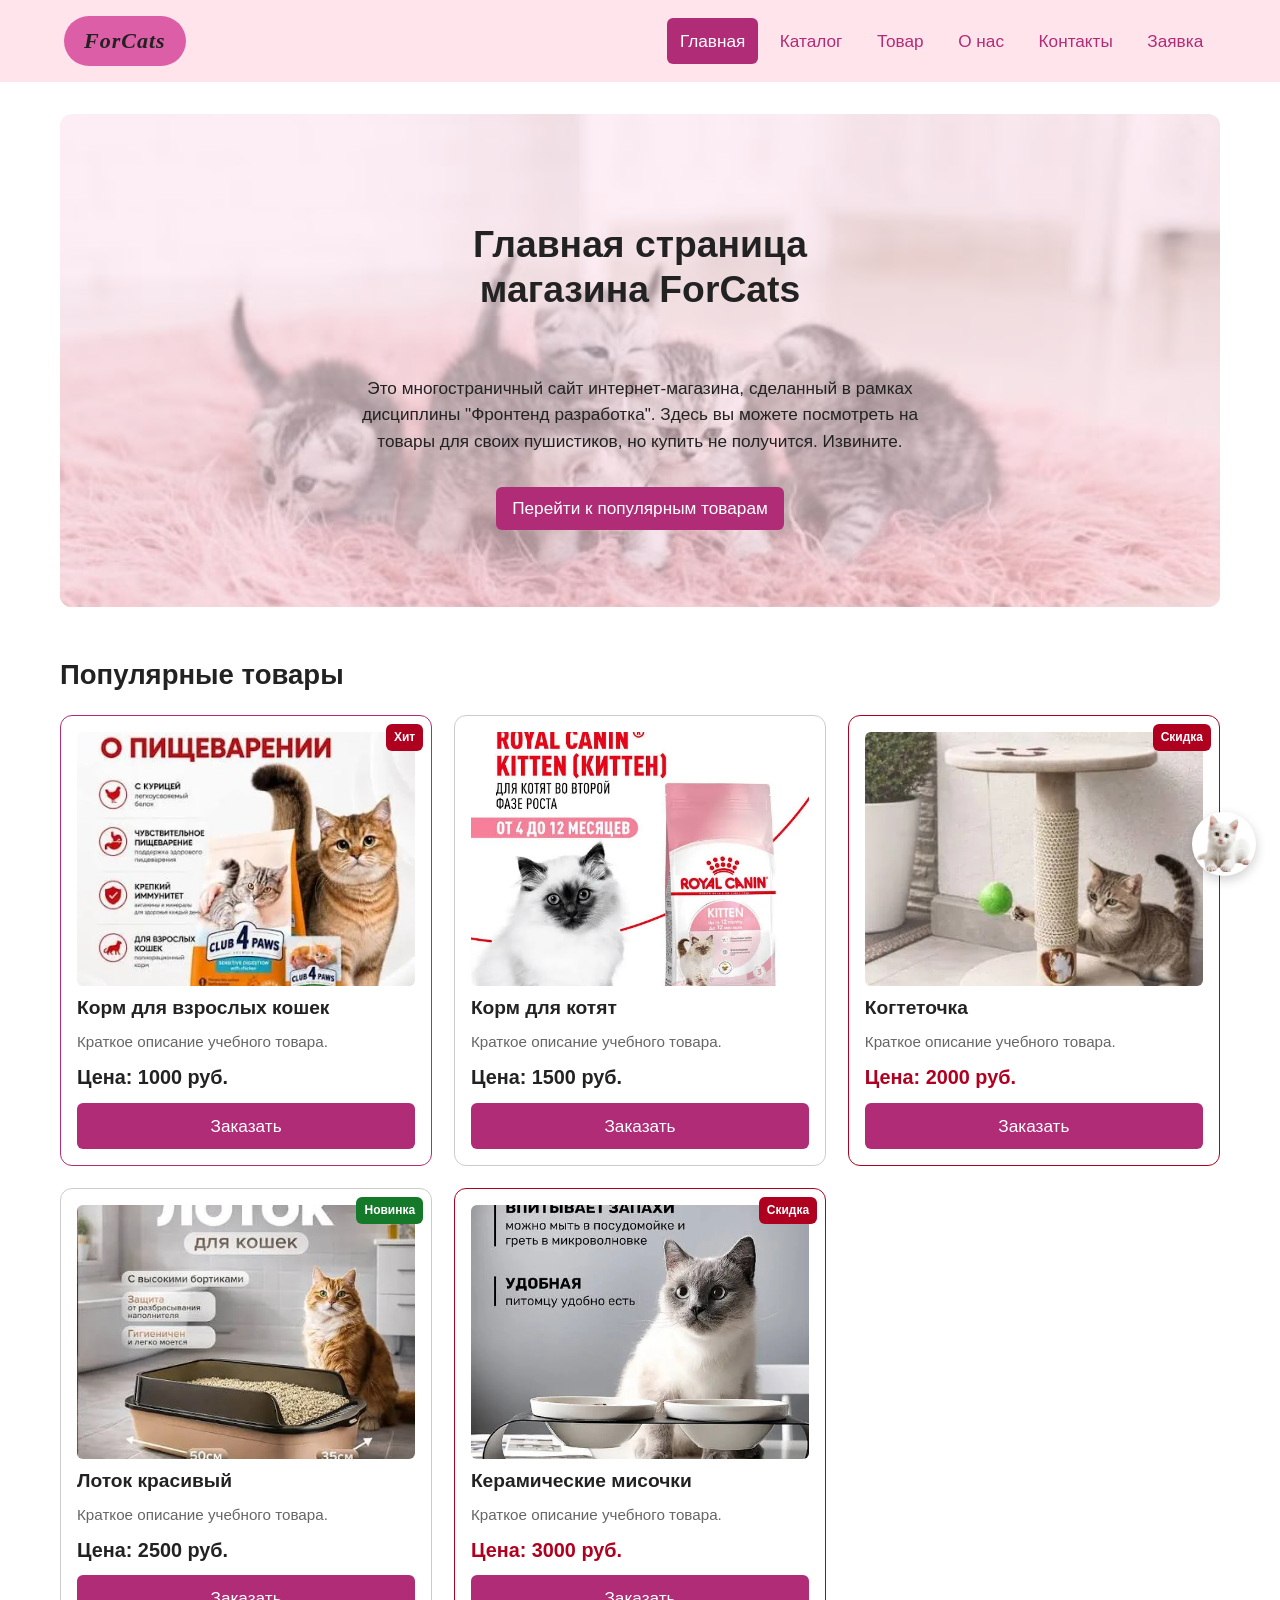
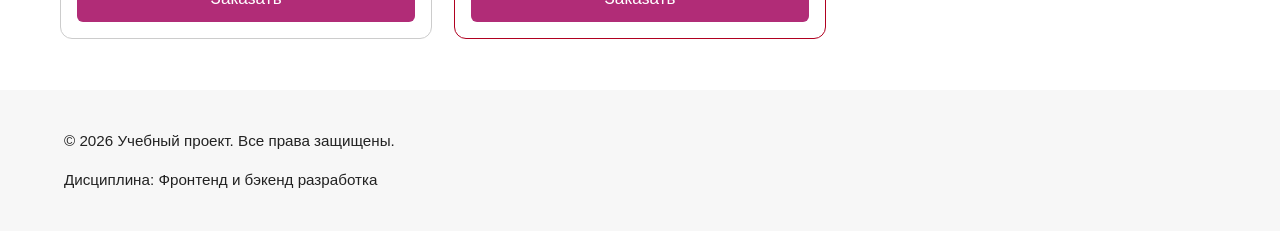
<file: index.html>
<!DOCTYPE html>

<html lang="ru">
<head>
<meta charset="utf-8"/>
<meta content="width=device-width, initial-scale=1.0" name="viewport"/>
<title>ForCats — товары для кошек | Учебный интернет-магазин</title>
<meta name="description" content="ForCats — учебный интернет-магазин товаров для кошек: корма, когтеточки, лотки и миски. Каталог, характеристики и демонстрационная заявка.">
<link href="css/style.css" rel="stylesheet"/>
<script defer="" src="js/main.js"></script>
<meta content="website" property="og:type"/>
<meta content="Учебный интернет-магазин" property="og:title"/>
<meta content="Учебный frontend-проект интернет-магазина." property="og:description"/>
<link href="css/responsive.css" rel="stylesheet"/><script defer="True" src="js/navigation.js"></script></head>
<body><a class="skip-link" href="#main-content">Перейти к содержимому</a><div class="chat-window" hidden="" id="chat-window">
<div class="chat-window__header">
<span class="chat-window__title">Чат с магазином</span>
<button aria-label="Закрыть чат" class="chat-window__close" id="chat-close" type="button">
        ✕
      </button>
</div>
<div class="chat-window__body">
<p class="chat-window__message chat-window__message--bot">
        Здравствуйте! Чем можем помочь?
      </p>
<p class="chat-window__message chat-window__message--user">
        Хочу узнать о доставке.
      </p>
<p class="chat-window__message chat-window__message--bot">
        Доставка по Москве — 1–2 дня, по России — 3–7 дней.
      </p>
</div>
<div class="chat-window__footer">
<p class="chat-window__note">Это учебный чат. Отправка сообщений не работает.</p>
</div>
</div><button aria-label="Открыть чат" class="chat-button" id="chat-toggle" type="button">
<img alt="" class="chat-button__icon" height="100" loading="lazy" src="images/chat-icon.png" width="100"/>
</button>
<header class="site-header">
<div class="site-header__inner">
<a class="site-header__logo" href="index.html">ForCats</a>
<button aria-controls="primary-navigation" aria-expanded="false" aria-label="Открыть меню" class="menu-toggle" id="menu-toggle" type="button"><span aria-hidden="true" class="menu-toggle__bars"><span></span><span></span><span></span></span><span class="menu-toggle__text">меню</span></button><nav aria-label="Основная навигация" class="site-nav" id="primary-navigation"><ul class="site-nav__list"><li class="site-nav__item"><a aria-current="page" class="site-nav__link site-nav__link--active" href="index.html">Главная</a></li><li class="site-nav__item"><a class="site-nav__link" href="catalog.html">Каталог</a></li><li class="site-nav__item"><a class="site-nav__link" href="product.html">Товар</a></li><li class="site-nav__item"><a class="site-nav__link" href="about.html">О нас</a></li><li class="site-nav__item"><a class="site-nav__link" href="contacts.html">Контакты</a></li><li class="site-nav__item"><a class="site-nav__link" href="order.html">Заявка</a></li></ul></nav>
</div>
</header>
<main id="main-content">
<section class="hero">
<h1>Главная страница магазина ForCats</h1>
<p>
        Это многостраничный сайт интернет-магазина, сделанный в рамках дисциплины "Фронтенд разработка". Здесь вы можете 
        посмотреть на товары для своих пушистиков, но купить не получится. Извините.
      </p>
<a class="button button--primary" href="#popular">Перейти к популярным товарам</a>
</section>
<section class="section" id="popular">
<h2>Популярные товары</h2>
<div class="products-grid">
<article class="product-card product-card--featured">
<span class="product-card__badge">Хит</span>
<img alt="Корм для взрослых кошек" class="product-card__image" decoding="async" height="300" loading="lazy" sizes="(max-width: 479px) calc(100vw - 32px), (max-width: 767px) 44vw, (max-width: 1100px) 33vw, 350px" src="images/photo1.jpeg" srcset="images/responsive/photo1-320.webp 320w, images/responsive/photo1-640.webp 640w, images/responsive/photo1-960.webp 960w" width="400"/>
<h3 class="product-card__title">Корм для взрослых кошек</h3>
<p class="product-card__description">Краткое описание учебного товара.</p>
<p class="product-card__price">Цена: 1000 руб.</p>
<button class="button button--primary product-card__button" data-product="Товар 1" type="button">
        Заказать
      </button>
</article>
<article class="product-card">
<img alt="Корм для котят" class="product-card__image" decoding="async" height="300" loading="lazy" sizes="(max-width: 479px) calc(100vw - 32px), (max-width: 767px) 44vw, (max-width: 1100px) 33vw, 350px" src="images/photo2.jpeg" srcset="images/responsive/photo2-320.webp 320w, images/responsive/photo2-640.webp 640w, images/responsive/photo2-960.webp 960w" width="400"/>
<h3 class="product-card__title">Корм для котят</h3>
<p class="product-card__description">Краткое описание учебного товара.</p>
<p class="product-card__price">Цена: 1500 руб.</p>
<button class="button button--primary product-card__button" data-product="Товар 2" type="button">
        Заказать
      </button>
</article>
<article class="product-card product-card--discount">
<span class="product-card__badge">Скидка</span>
<img alt="Когтеточка" class="product-card__image" decoding="async" height="300" loading="lazy" sizes="(max-width: 479px) calc(100vw - 32px), (max-width: 767px) 44vw, (max-width: 1100px) 33vw, 350px" src="images/photo3.jpeg" srcset="images/responsive/photo3-320.webp 320w, images/responsive/photo3-640.webp 640w, images/responsive/photo3-960.webp 960w" width="400"/>
<h3 class="product-card__title">Когтеточка</h3>
<p class="product-card__description">Краткое описание учебного товара.</p>
<p class="product-card__price">Цена: 2000 руб.</p>
<button class="button button--primary product-card__button" data-product="Товар 3" type="button">
        Заказать
      </button>
</article>
<article class="product-card">
<span class="product-card__badge product-card__badge--new">Новинка</span>
<img alt="Лоток красивый" class="product-card__image" decoding="async" height="300" loading="lazy" sizes="(max-width: 479px) calc(100vw - 32px), (max-width: 767px) 44vw, (max-width: 1100px) 33vw, 350px" src="images/photo4.jpeg" srcset="images/responsive/photo4-320.webp 320w, images/responsive/photo4-640.webp 640w, images/responsive/photo4-960.webp 960w" width="400"/>
<h3 class="product-card__title">Лоток красивый</h3>
<p class="product-card__description">Краткое описание учебного товара.</p>
<p class="product-card__price">Цена: 2500 руб.</p>
<button class="button button--primary product-card__button" data-product="Товар 4" type="button">
        Заказать
      </button>
</article>
<article class="product-card product-card--discount">
<span class="product-card__badge">Скидка</span>
<img alt="Керамические мисочки" class="product-card__image" decoding="async" height="300" loading="lazy" sizes="(max-width: 479px) calc(100vw - 32px), (max-width: 767px) 44vw, (max-width: 1100px) 33vw, 350px" src="images/photo5.jpeg" srcset="images/responsive/photo5-320.webp 320w, images/responsive/photo5-640.webp 640w, images/responsive/photo5-960.webp 960w" width="400"/>
<h3 class="product-card__title">Керамические мисочки</h3>
<p class="product-card__description">Краткое описание учебного товара.</p>
<p class="product-card__price">Цена: 3000 руб.</p>
<button class="button button--primary product-card__button" data-product="Товар 5" type="button">
        Заказать
      </button>
</article>
</div>
</section>
</main>
<footer class="site-footer">
<div class="site-footer__inner">
<p>© 2026 Учебный проект. Все права защищены.</p>
<p>Дисциплина: Фронтенд и бэкенд разработка</p>
</div>
</footer>
<dialog aria-labelledby="order-dialog-title" class="order-dialog" id="order-dialog">
<h2 class="order-dialog__title" id="order-dialog-title">Оформление заявки</h2>
<form action="#" class="order-form" id="order-form" method="post" novalidate="">
<input id="selected-product" name="selected-product" type="hidden"/>
<div class="order-form__field">
<label class="order-form__label" for="order-name">Имя</label>
<input autocomplete="given-name" class="order-form__input" id="order-name" minlength="2" name="name" placeholder="Введите ваше имя" required="" type="text"/>
</div>
<div class="order-form__field">
<label class="order-form__label" for="order-email">E-mail</label>
<input autocomplete="email" class="order-form__input" id="order-email" name="email" placeholder="example@mail.ru" required="" type="email"/>
</div>
<div class="order-form__field">
<label class="order-form__label" for="order-phone">Телефон</label>
<input class="order-form__input" id="order-phone" inputmode="tel" name="phone" pattern="^\+7 \(\d{3}\) \d{3}-\d{2}-\d{2}$" placeholder="+7 (900) 000-00-00" required="" type="tel"/>
<small class="order-form__hint">Формат: +7 (900) 000-00-00</small>
</div>
<div class="order-form__field">
<label class="order-form__label" for="order-date">Дата связи</label>
<input class="order-form__input" id="order-date" name="date" type="date"/>
</div>
<div class="order-form__field">
<label class="order-form__label" for="order-topic">Тема заявки</label>
<select class="order-form__select" id="order-topic" name="topic" required="">
<option value="">Выберите тему</option>
<option value="product">Заказ товара</option>
<option value="consultation">Консультация</option>
<option value="delivery">Доставка</option>
</select>
</div>
<div class="order-form__field">
<label class="order-form__label" for="order-comment">Комментарий</label>
<textarea class="order-form__textarea" id="order-comment" name="comment" placeholder="Укажите дополнительную информацию" rows="4"></textarea>
</div>
<div class="order-form__field">
<label class="order-form__label">
<input class="order-form__input" id="order-agreement" name="agreement" required="" type="checkbox"/>
          Я согласен на обработку данных
        </label>
</div>
<div class="order-form__actions">
<button class="button button--secondary" id="close-order-dialog" type="button">
          Закрыть
        </button>
<button class="button button--primary" type="submit">
          Отправить заявку
        </button>
</div>
</form>
</dialog>
<p class="success-message" hidden="" id="success-message">
    Форма успешно отправлена!
  </p>
</body>
</html>
</file>
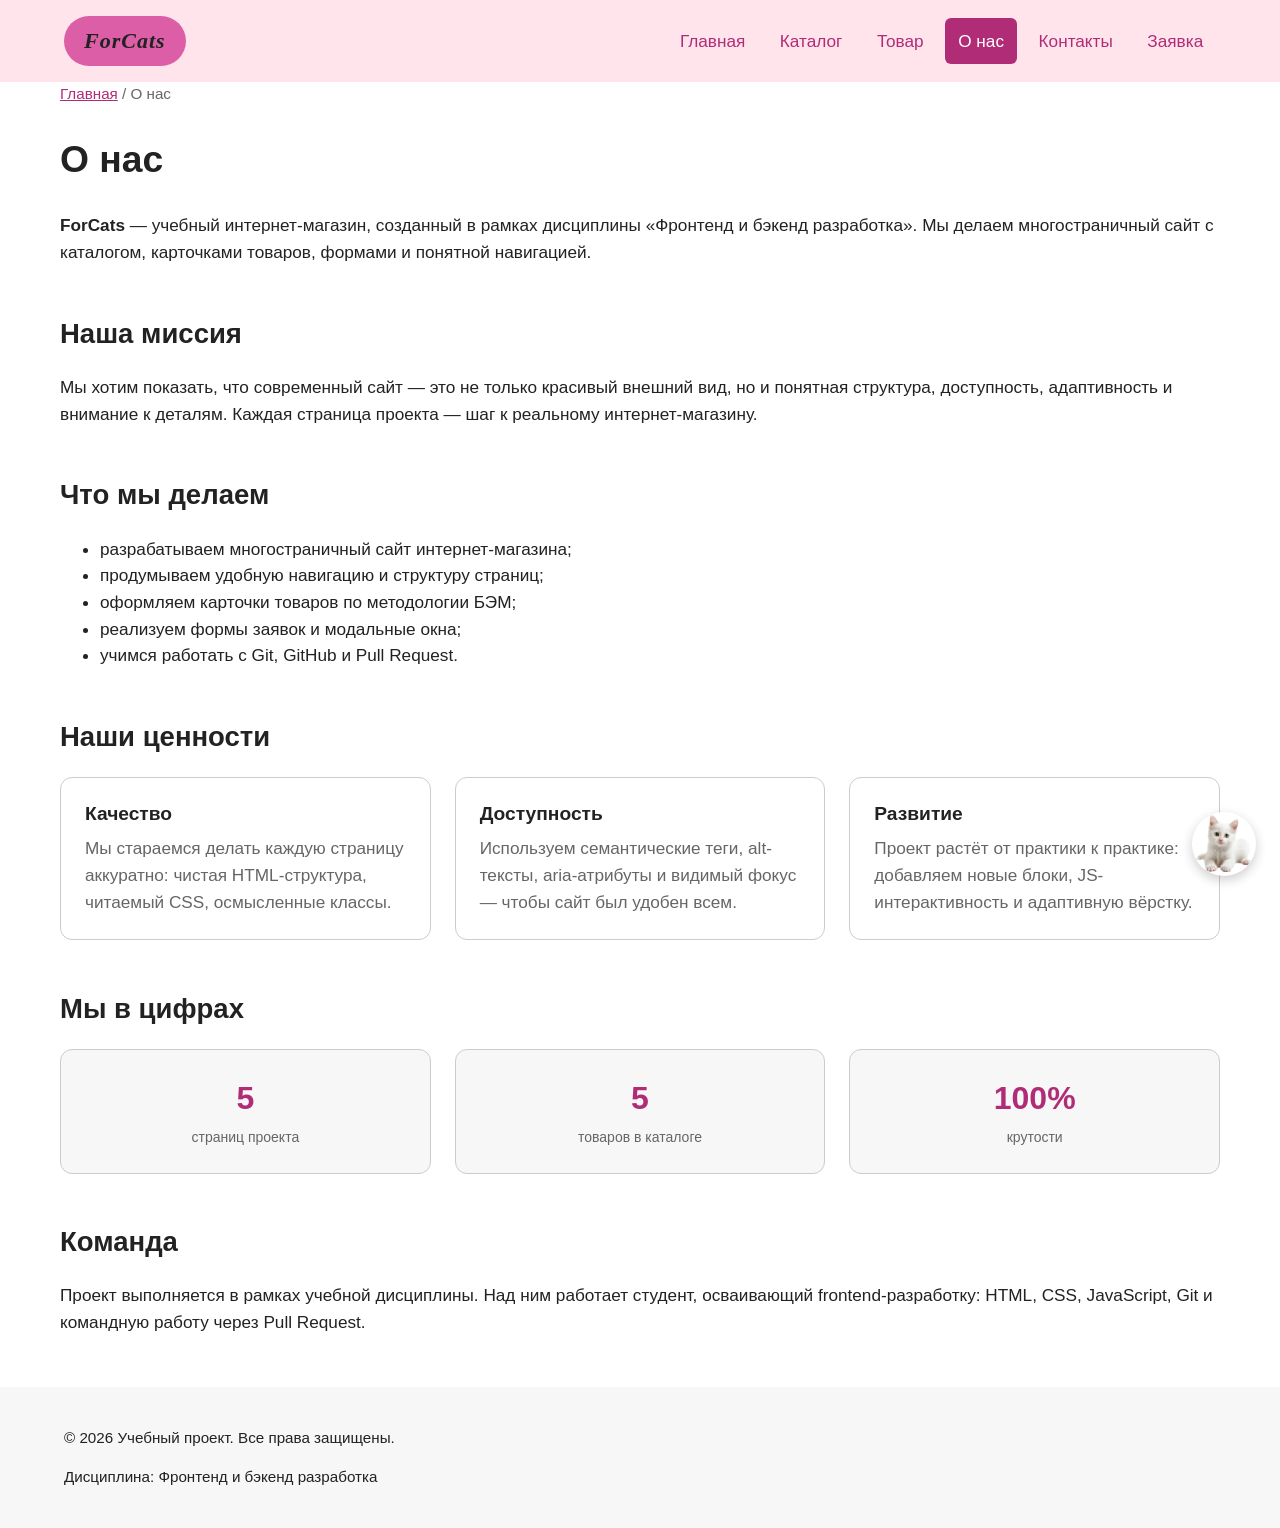
<file: about.html>
<!DOCTYPE html>

<html lang="ru">
<head>
<script defer="" src="js/main.js"></script>
<meta charset="utf-8"/>
<meta content="width=device-width, initial-scale=1.0" name="viewport"/>
<meta content="О компании — учебный интернет-магазин ShopProject: миссия, ценности, команда." name="description"/>
<title>О нас — Учебный интернет-магазин</title>
<link href="css/style.css" rel="stylesheet"/>
<meta content="website" property="og:type"/>
<meta content="Учебный интернет-магазин" property="og:title"/>
<meta content="Учебный frontend-проект интернет-магазина." property="og:description"/>
<link href="css/responsive.css" rel="stylesheet"/><script defer="True" src="js/navigation.js"></script></head>
<body><a class="skip-link" href="#main-content">Перейти к содержимому</a><div class="chat-window" hidden="" id="chat-window">
<div class="chat-window__header">
<span class="chat-window__title">Чат с магазином</span>
<button aria-label="Закрыть чат" class="chat-window__close" id="chat-close" type="button">
        ✕
      </button>
</div>
<div class="chat-window__body">
<p class="chat-window__message chat-window__message--bot">
        Здравствуйте! Чем можем помочь?
      </p>
<p class="chat-window__message chat-window__message--user">
        Хочу узнать о доставке.
      </p>
<p class="chat-window__message chat-window__message--bot">
        Доставка по Москве — 1–2 дня, по России — 3–7 дней.
      </p>
</div>
<div class="chat-window__footer">
<p class="chat-window__note">Это учебный чат. Отправка сообщений не работает.</p>
</div>
</div><button aria-label="Открыть чат" class="chat-button" id="chat-toggle" type="button">
<img alt="" class="chat-button__icon" height="100" loading="lazy" src="images/chat-icon.png" width="100"/>
</button>
<header class="site-header">
<div class="site-header__inner">
<a class="site-header__logo" href="index.html">ForCats</a>
<button aria-controls="primary-navigation" aria-expanded="false" aria-label="Открыть меню" class="menu-toggle" id="menu-toggle" type="button"><span aria-hidden="true" class="menu-toggle__bars"><span></span><span></span><span></span></span><span class="menu-toggle__text">меню</span></button><nav aria-label="Основная навигация" class="site-nav" id="primary-navigation"><ul class="site-nav__list"><li class="site-nav__item"><a class="site-nav__link" href="index.html">Главная</a></li><li class="site-nav__item"><a class="site-nav__link" href="catalog.html">Каталог</a></li><li class="site-nav__item"><a class="site-nav__link" href="product.html">Товар</a></li><li class="site-nav__item"><a aria-current="page" class="site-nav__link site-nav__link--active" href="about.html">О нас</a></li><li class="site-nav__item"><a class="site-nav__link" href="contacts.html">Контакты</a></li><li class="site-nav__item"><a class="site-nav__link" href="order.html">Заявка</a></li></ul></nav>
</div>
</header>
<main id="main-content">
<nav aria-label="Хлебные крошки" class="breadcrumbs">
<a class="breadcrumbs__link" href="index.html">Главная</a>
<span class="breadcrumbs__current">О нас</span>
</nav>
<section class="section">
<h1>О нас</h1>
<p>
<strong>ForCats</strong> — учебный интернет-магазин, созданный
        в рамках дисциплины «Фронтенд и бэкенд разработка». Мы делаем
        многостраничный сайт с каталогом, карточками товаров, формами
        и понятной навигацией.
      </p>
</section>
<section class="section">
<h2>Наша миссия</h2>
<p>
        Мы хотим показать, что современный сайт — это не только красивый
        внешний вид, но и понятная структура, доступность, адаптивность
        и внимание к деталям. Каждая страница проекта — шаг к реальному
        интернет-магазину.
      </p>
</section>
<section class="section">
<h2>Что мы делаем</h2>
<ul>
<li>разрабатываем многостраничный сайт интернет-магазина;</li>
<li>продумываем удобную навигацию и структуру страниц;</li>
<li>оформляем карточки товаров по методологии БЭМ;</li>
<li>реализуем формы заявок и модальные окна;</li>
<li>учимся работать с Git, GitHub и Pull Request.</li>
</ul>
</section>
<section class="section">
<h2>Наши ценности</h2>
<div class="about-values">
<article class="about-card">
<h3 class="about-card__title">Качество</h3>
<p class="about-card__text">
            Мы стараемся делать каждую страницу аккуратно: чистая
            HTML-структура, читаемый CSS, осмысленные классы.
          </p>
</article>
<article class="about-card">
<h3 class="about-card__title">Доступность</h3>
<p class="about-card__text">
            Используем семантические теги, alt-тексты, aria-атрибуты
            и видимый фокус — чтобы сайт был удобен всем.
          </p>
</article>
<article class="about-card">
<h3 class="about-card__title">Развитие</h3>
<p class="about-card__text">
            Проект растёт от практики к практике: добавляем новые
            блоки, JS-интерактивность и адаптивную вёрстку.
          </p>
</article>
</div>
</section>
<section class="section">
<h2>Мы в цифрах</h2>
<ul class="about-stats">
<li class="about-stats__item">
<span class="about-stats__value">5</span>
<span class="about-stats__label">страниц проекта</span>
</li>
<li class="about-stats__item">
<span class="about-stats__value">5</span>
<span class="about-stats__label">товаров в каталоге</span>
</li>
<li class="about-stats__item">
<span class="about-stats__value">100%</span>
<span class="about-stats__label">крутости</span>
</li>
</ul>
</section>
<section class="section">
<h2>Команда</h2>
<p>
        Проект выполняется в рамках учебной дисциплины. Над ним работает
        студент, осваивающий frontend-разработку: HTML, CSS, JavaScript,
        Git и командную работу через Pull Request.
      </p>
</section>
</main>
<footer class="site-footer">
<div class="site-footer__inner">
<p>© 2026 Учебный проект. Все права защищены.</p>
<p>Дисциплина: Фронтенд и бэкенд разработка</p>
</div>
</footer>
</body>
</html>
</file>
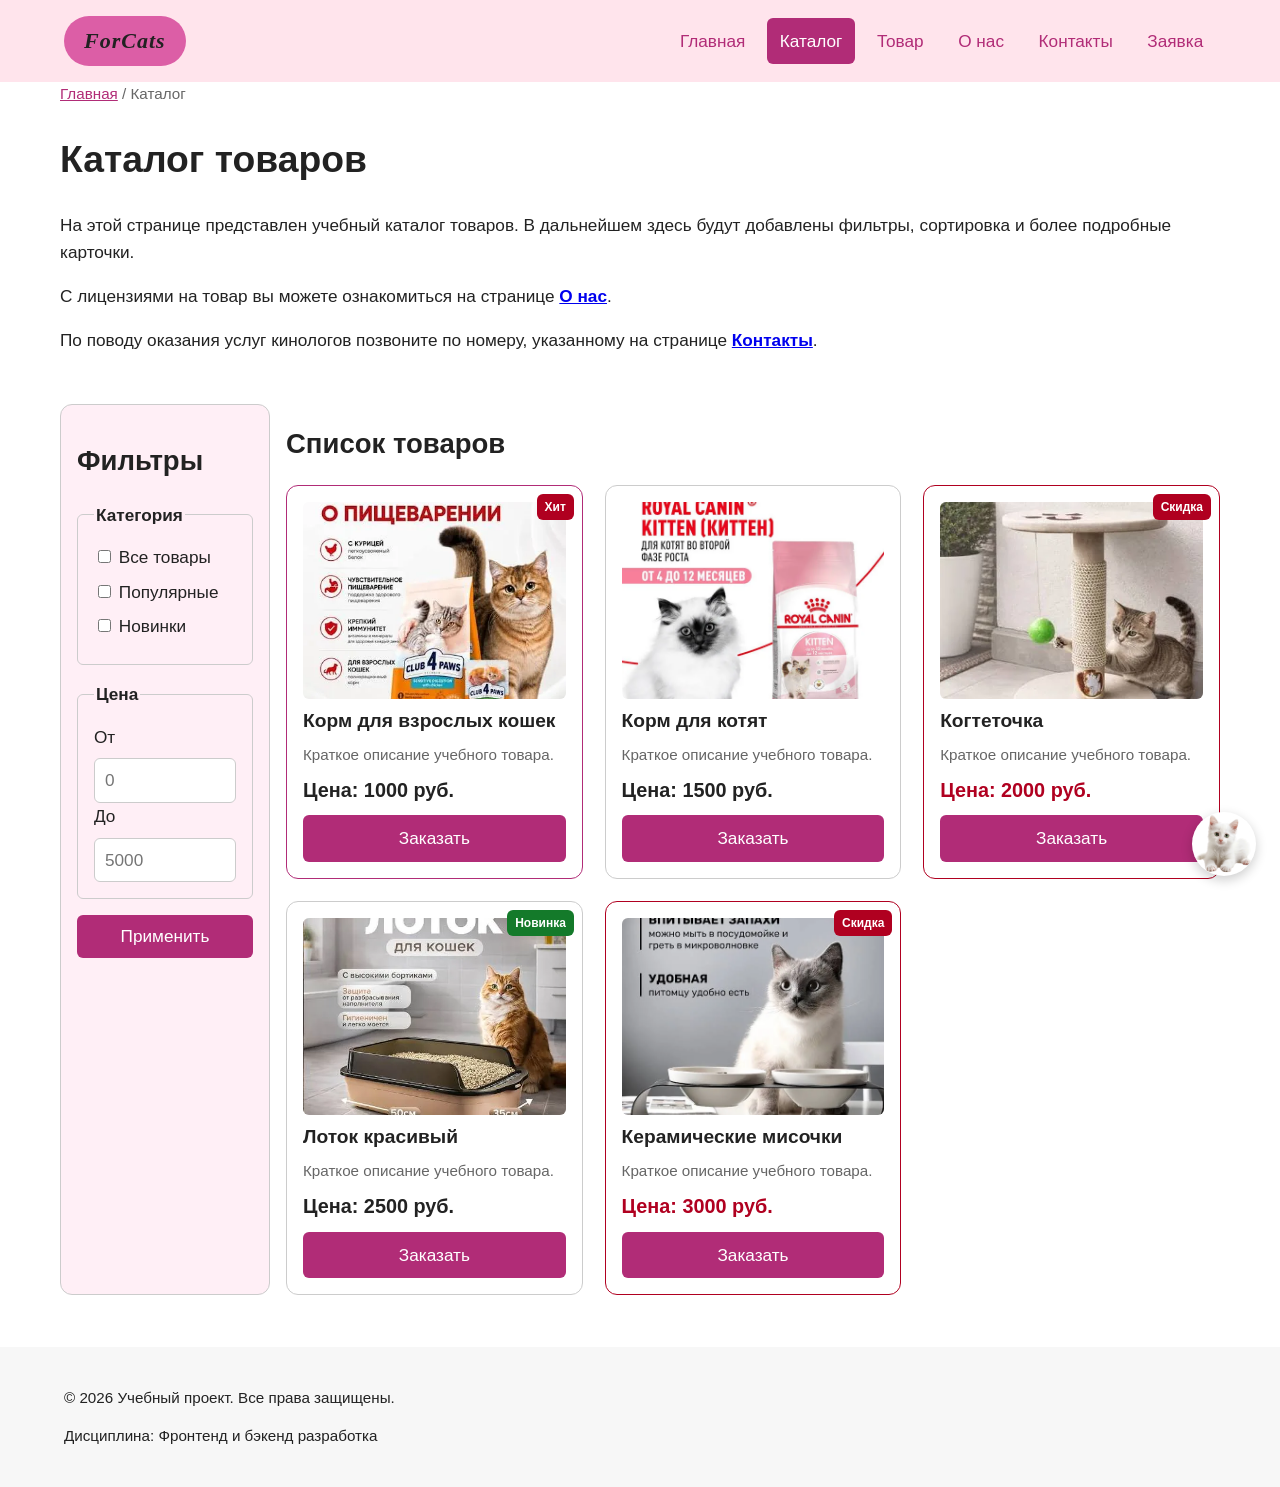
<file: catalog.html>
<!DOCTYPE html>

<html lang="ru">
<head>
<meta charset="utf-8"/>
<meta content="width=device-width, initial-scale=1.0" name="viewport"/>
<meta content="Каталог товаров учебного интернет-магазина." name="description"/>
<title>Каталог товаров — Учебный интернет-магазин</title>
<link href="css/style.css" rel="stylesheet"/>
<script defer="" src="js/main.js"></script>
<meta content="website" property="og:type"/>
<meta content="Учебный интернет-магазин" property="og:title"/>
<meta content="Учебный frontend-проект интернет-магазина." property="og:description"/>
<link href="css/responsive.css" rel="stylesheet"/><script defer="True" src="js/navigation.js"></script></head>
<body><a class="skip-link" href="#main-content">Перейти к содержимому</a>
<header class="site-header">
<div class="site-header__inner">
<a class="site-header__logo" href="index.html">ForCats</a>
<button aria-controls="primary-navigation" aria-expanded="false" aria-label="Открыть меню" class="menu-toggle" id="menu-toggle" type="button"><span aria-hidden="true" class="menu-toggle__bars"><span></span><span></span><span></span></span><span class="menu-toggle__text">меню</span></button><nav aria-label="Основная навигация" class="site-nav" id="primary-navigation"><ul class="site-nav__list"><li class="site-nav__item"><a class="site-nav__link" href="index.html">Главная</a></li><li class="site-nav__item"><a aria-current="page" class="site-nav__link site-nav__link--active" href="catalog.html">Каталог</a></li><li class="site-nav__item"><a class="site-nav__link" href="product.html">Товар</a></li><li class="site-nav__item"><a class="site-nav__link" href="about.html">О нас</a></li><li class="site-nav__item"><a class="site-nav__link" href="contacts.html">Контакты</a></li><li class="site-nav__item"><a class="site-nav__link" href="order.html">Заявка</a></li></ul></nav>
</div>
</header>
<main id="main-content">
<nav aria-label="Хлебные крошки" class="breadcrumbs">
<a class="breadcrumbs__link" href="index.html">Главная</a>
<span class="breadcrumbs__current">Каталог</span>
</nav>
<section class="section">
<h1>Каталог товаров</h1>
<p>
        На этой странице представлен учебный каталог товаров.
        В дальнейшем здесь будут добавлены фильтры, сортировка и более
        подробные карточки.
      </p>
<p>
 С лицензиями на товар вы можете ознакомиться на странице
  <a href="about.html"><strong>О нас</strong></a>.
</p>
<p> По поводу оказания услуг кинологов позвоните по номеру, указанному на странице
  <a href="contacts.html"><strong>Контакты</strong></a>.
      </p>
</section>
<section class="catalog-layout">
<aside class="catalog-filters">
<h2>Фильтры</h2>
<form action="#" class="filters-form" method="get">
<fieldset>
<legend>Категория</legend>
<label>
<input name="category" type="checkbox" value="all"/>
              Все товары
            </label>
<label>
<input name="category" type="checkbox" value="popular"/>
              Популярные
            </label>
<label>
<input name="category" type="checkbox" value="new"/>
              Новинки
            </label>
</fieldset>
<fieldset>
<legend>Цена</legend>
<label for="price-from">От</label>
<input id="price-from" min="0" name="price-from" placeholder="0" type="number"/>
<label for="price-to">До</label>
<input id="price-to" min="0" name="price-to" placeholder="5000" type="number"/>
</fieldset>
<button class="button button--primary" type="submit">Применить</button>
</form>
</aside>
<div class="catalog-products">
<h2>Список товаров</h2>
<div class="products-grid">
<article class="product-card product-card--featured">
<span class="product-card__badge">Хит</span>
<img alt="Корм для взрослых кошек" class="product-card__image" decoding="async" height="300" loading="lazy" sizes="(max-width: 479px) calc(100vw - 32px), (max-width: 767px) 44vw, (max-width: 1100px) 33vw, 350px" src="images/photo1.jpeg" srcset="images/responsive/photo1-320.webp 320w, images/responsive/photo1-640.webp 640w, images/responsive/photo1-960.webp 960w" width="400"/>
<h3 class="product-card__title">Корм для взрослых кошек</h3>
<p class="product-card__description">Краткое описание учебного товара.</p>
<p class="product-card__price">Цена: 1000 руб.</p>
<a class="button button--primary product-card__button" href="product.html?product=1">Заказать</a>
</article>
<article class="product-card">
<img alt="Корм для котят" class="product-card__image" decoding="async" height="300" loading="lazy" sizes="(max-width: 479px) calc(100vw - 32px), (max-width: 767px) 44vw, (max-width: 1100px) 33vw, 350px" src="images/photo2.jpeg" srcset="images/responsive/photo2-320.webp 320w, images/responsive/photo2-640.webp 640w, images/responsive/photo2-960.webp 960w" width="400"/>
<h3 class="product-card__title">Корм для котят</h3>
<p class="product-card__description">Краткое описание учебного товара.</p>
<p class="product-card__price">Цена: 1500 руб.</p>
<a class="button button--primary product-card__button" href="product.html?product=2">Заказать</a>
</article>
<article class="product-card product-card--discount">
<span class="product-card__badge">Скидка</span>
<img alt="Когтеточка" class="product-card__image" decoding="async" height="300" loading="lazy" sizes="(max-width: 479px) calc(100vw - 32px), (max-width: 767px) 44vw, (max-width: 1100px) 33vw, 350px" src="images/photo3.jpeg" srcset="images/responsive/photo3-320.webp 320w, images/responsive/photo3-640.webp 640w, images/responsive/photo3-960.webp 960w" width="400"/>
<h3 class="product-card__title">Когтеточка</h3>
<p class="product-card__description">Краткое описание учебного товара.</p>
<p class="product-card__price">Цена: 2000 руб.</p>
<a class="button button--primary product-card__button" href="product.html?product=3">Заказать</a>
</article>
<article class="product-card">
<span class="product-card__badge product-card__badge--new">Новинка</span>
<img alt="Лоток красивый" class="product-card__image" decoding="async" height="300" loading="lazy" sizes="(max-width: 479px) calc(100vw - 32px), (max-width: 767px) 44vw, (max-width: 1100px) 33vw, 350px" src="images/photo4.jpeg" srcset="images/responsive/photo4-320.webp 320w, images/responsive/photo4-640.webp 640w, images/responsive/photo4-960.webp 960w" width="400"/>
<h3 class="product-card__title">Лоток красивый</h3>
<p class="product-card__description">Краткое описание учебного товара.</p>
<p class="product-card__price">Цена: 2500 руб.</p>
<a class="button button--primary product-card__button" href="product.html?product=4">Заказать</a>
</article>
<article class="product-card product-card--discount">
<span class="product-card__badge">Скидка</span>
<img alt="Керамические мисочки" class="product-card__image" decoding="async" height="300" loading="lazy" sizes="(max-width: 479px) calc(100vw - 32px), (max-width: 767px) 44vw, (max-width: 1100px) 33vw, 350px" src="images/photo5.jpeg" srcset="images/responsive/photo5-320.webp 320w, images/responsive/photo5-640.webp 640w, images/responsive/photo5-960.webp 960w" width="400"/>
<h3 class="product-card__title">Керамические мисочки</h3>
<p class="product-card__description">Краткое описание учебного товара.</p>
<p class="product-card__price">Цена: 3000 руб.</p>
<a class="button button--primary product-card__button" href="product.html?product=5">Заказать</a>
</article>
</div>
</div>
</section>
</main>
<footer class="site-footer">
<div class="site-footer__inner">
<p>© 2026 Учебный проект. Все права защищены.</p>
<p>Дисциплина: Фронтенд и бэкенд разработка</p>
</div>
</footer>
<button aria-label="Открыть чат" class="chat-button" id="chat-toggle" type="button">
<img alt="" class="chat-button__icon" height="100" loading="lazy" src="images/chat-icon.png" width="100"/>
</button>
<div class="chat-window" hidden="" id="chat-window">
<div class="chat-window__header">
<span class="chat-window__title">Чат с магазином</span>
<button aria-label="Закрыть чат" class="chat-window__close" id="chat-close" type="button">✕</button>
</div>
<div class="chat-window__body">
<p class="chat-window__message chat-window__message--bot">Здравствуйте! Чем можем помочь?</p>
<p class="chat-window__message chat-window__message--user">Хочу узнать о доставке.</p>
<p class="chat-window__message chat-window__message--bot">Доставка по Москве — 1–2 дня, по России — 3–7 дней.</p>
</div>
<div class="chat-window__footer">
<p class="chat-window__note">Это учебный чат. Отправка сообщений не работает.</p>
</div>
</div>
</body>
</html>
</file>
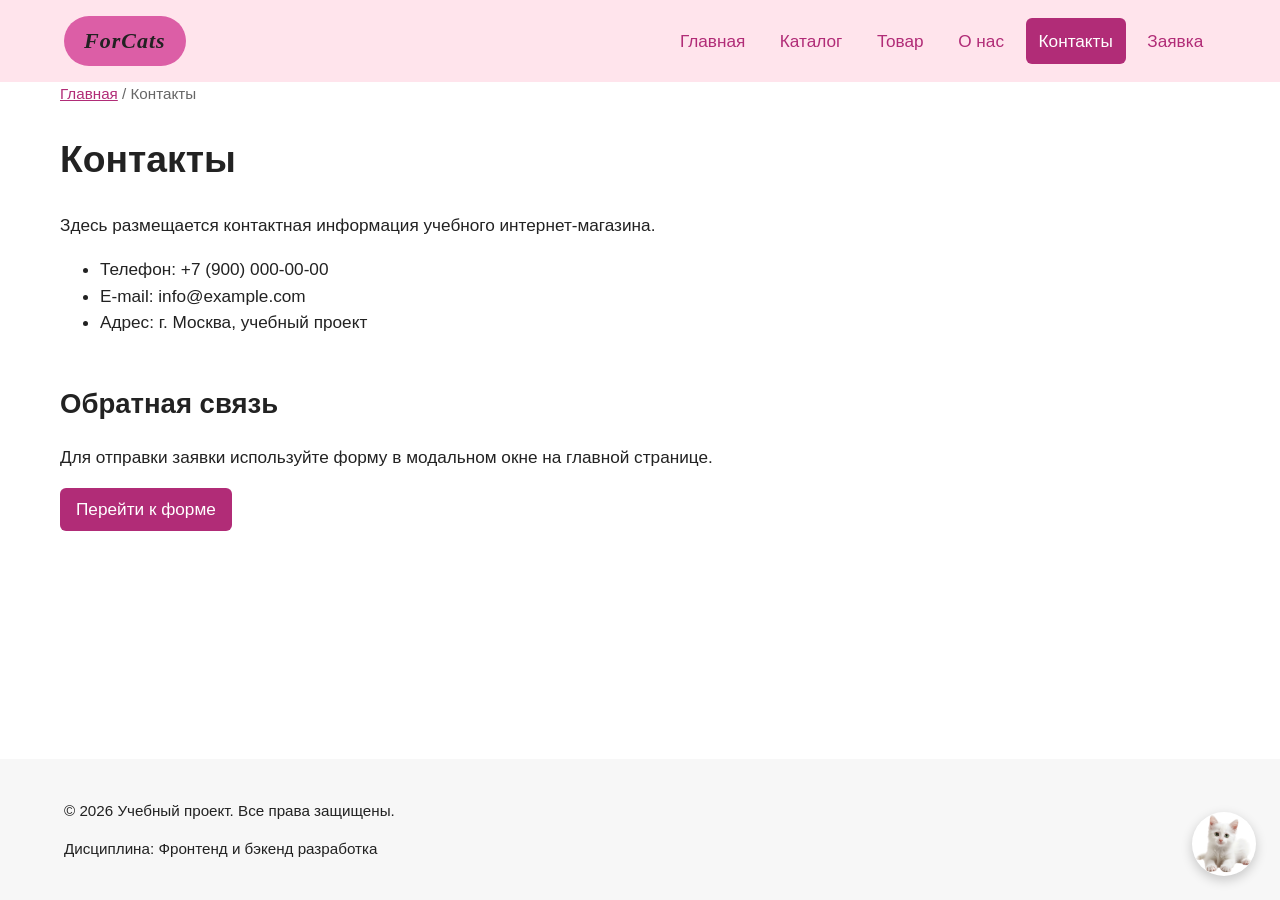
<file: contacts.html>
<!DOCTYPE html>

<html lang="ru">
<head>
<script defer="" src="js/main.js"></script>
<meta charset="utf-8"/>
<meta content="width=device-width, initial-scale=1.0" name="viewport"/>
<meta content="Контактная информация учебного интернет-магазина." name="description"/>
<title>Контакты — Учебный интернет-магазин</title>
<link href="css/style.css" rel="stylesheet"/>
<meta content="website" property="og:type"/>
<meta content="Учебный интернет-магазин" property="og:title"/>
<meta content="Учебный frontend-проект интернет-магазина." property="og:description"/>
<link href="css/responsive.css" rel="stylesheet"/><script defer="True" src="js/navigation.js"></script></head>
<body><a class="skip-link" href="#main-content">Перейти к содержимому</a><div class="chat-window" hidden="" id="chat-window">
<div class="chat-window__header">
<span class="chat-window__title">Чат с магазином</span>
<button aria-label="Закрыть чат" class="chat-window__close" id="chat-close" type="button">
        ✕
      </button>
</div>
<div class="chat-window__body">
<p class="chat-window__message chat-window__message--bot">
        Здравствуйте! Чем можем помочь?
      </p>
<p class="chat-window__message chat-window__message--user">
        Хочу узнать о доставке.
      </p>
<p class="chat-window__message chat-window__message--bot">
        Доставка по Москве — 1–2 дня, по России — 3–7 дней.
      </p>
</div>
<div class="chat-window__footer">
<p class="chat-window__note">Это учебный чат. Отправка сообщений не работает.</p>
</div>
</div><button aria-label="Открыть чат" class="chat-button" id="chat-toggle" type="button">
<img alt="" class="chat-button__icon" height="100" loading="lazy" src="images/chat-icon.png" width="100"/>
</button>
<header class="site-header">
<div class="site-header__inner">
<a class="site-header__logo" href="index.html">ForCats</a>
<button aria-controls="primary-navigation" aria-expanded="false" aria-label="Открыть меню" class="menu-toggle" id="menu-toggle" type="button"><span aria-hidden="true" class="menu-toggle__bars"><span></span><span></span><span></span></span><span class="menu-toggle__text">меню</span></button><nav aria-label="Основная навигация" class="site-nav" id="primary-navigation"><ul class="site-nav__list"><li class="site-nav__item"><a class="site-nav__link" href="index.html">Главная</a></li><li class="site-nav__item"><a class="site-nav__link" href="catalog.html">Каталог</a></li><li class="site-nav__item"><a class="site-nav__link" href="product.html">Товар</a></li><li class="site-nav__item"><a class="site-nav__link" href="about.html">О нас</a></li><li class="site-nav__item"><a aria-current="page" class="site-nav__link site-nav__link--active" href="contacts.html">Контакты</a></li><li class="site-nav__item"><a class="site-nav__link" href="order.html">Заявка</a></li></ul></nav>
</div>
</header>
<main id="main-content">
<nav aria-label="Хлебные крошки" class="breadcrumbs">
<a class="breadcrumbs__link" href="index.html">Главная</a>
<span class="breadcrumbs__current">Контакты</span>
</nav>
<section class="section">
<h1>Контакты</h1>
<p>
        Здесь размещается контактная информация учебного интернет-магазина.
      </p>
<ul>
<li>Телефон: +7 (900) 000-00-00</li>
<li>E-mail: info@example.com</li>
<li>Адрес: г. Москва, учебный проект</li>
</ul>
</section>
<section class="section" id="feedback">
<h2>Обратная связь</h2>
<p>
        Для отправки заявки используйте форму в модальном окне на главной странице.
      </p>
<a class="button button--primary" href="index.html#contacts">Перейти к форме</a>
</section>
</main>
<footer class="site-footer">
<div class="site-footer__inner">
<p>© 2026 Учебный проект. Все права защищены.</p>
<p>Дисциплина: Фронтенд и бэкенд разработка</p>
</div>
</footer>
</body>
</html>
</file>
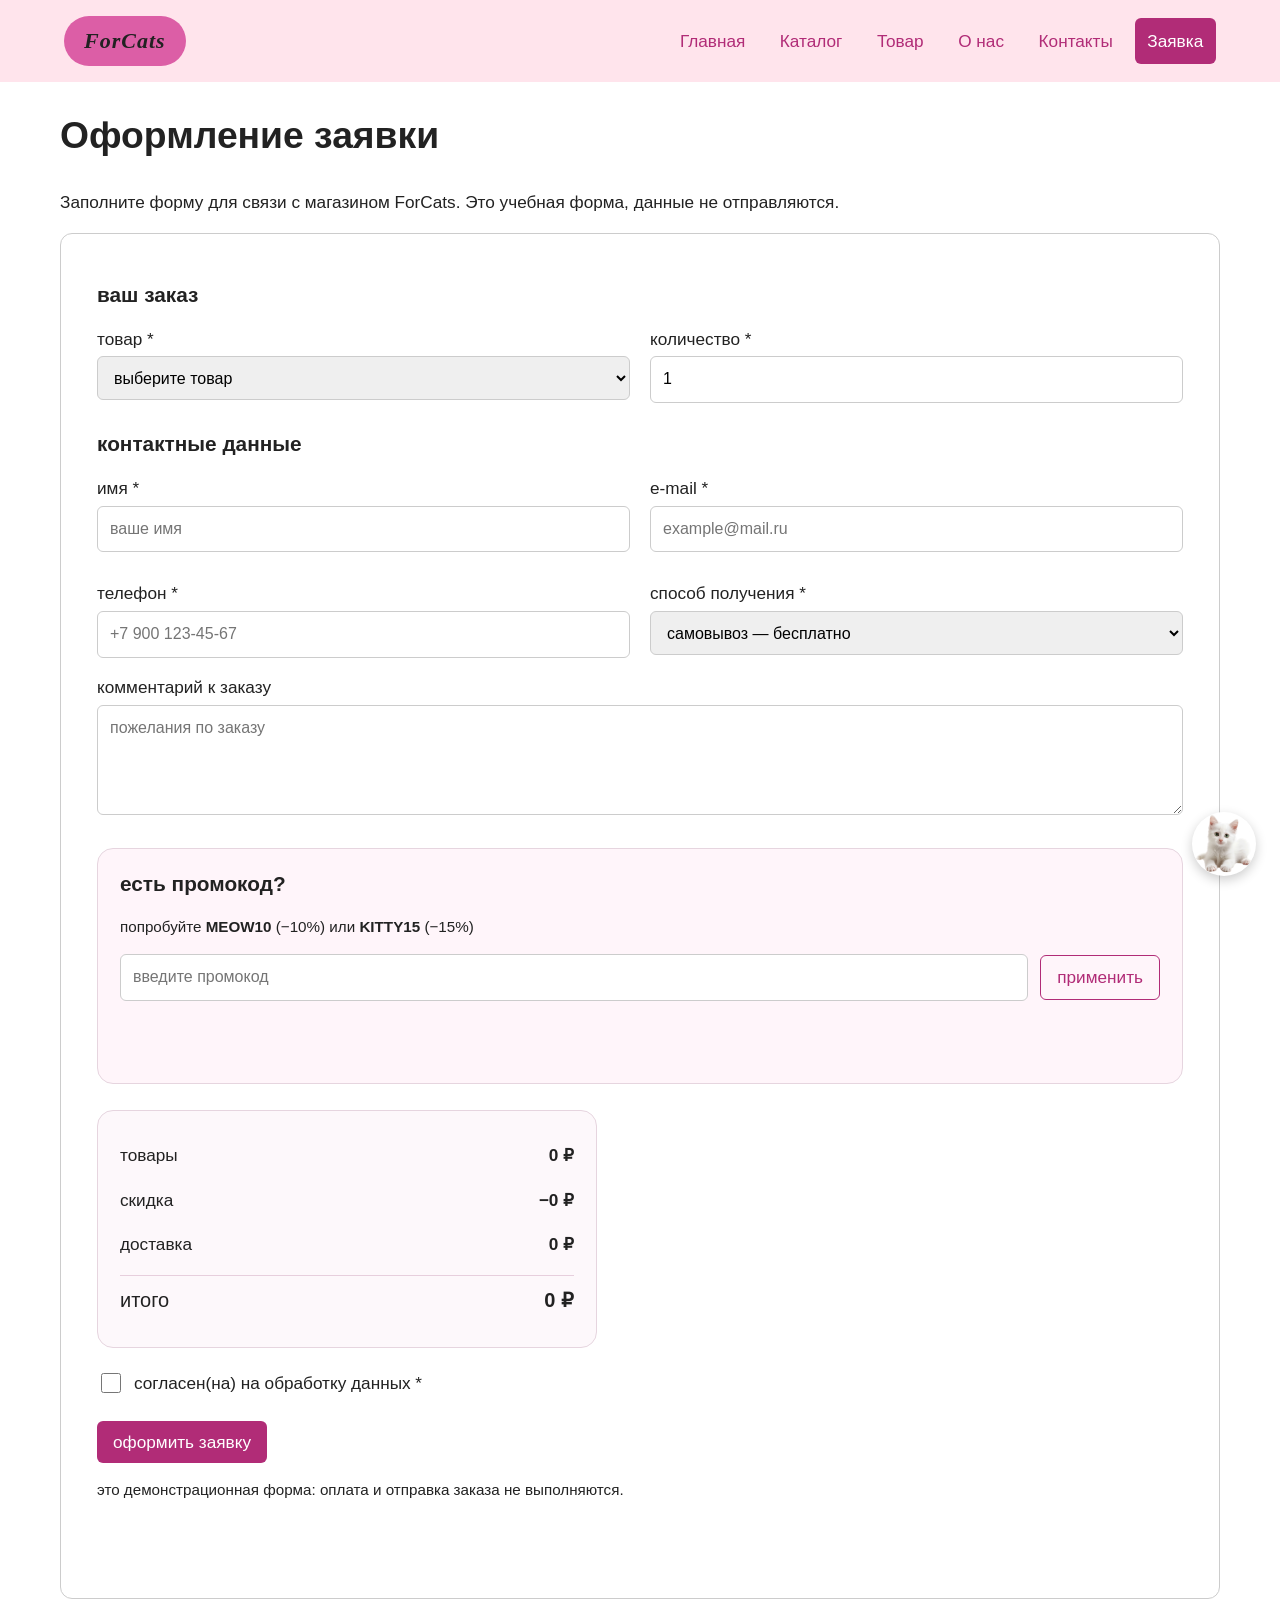
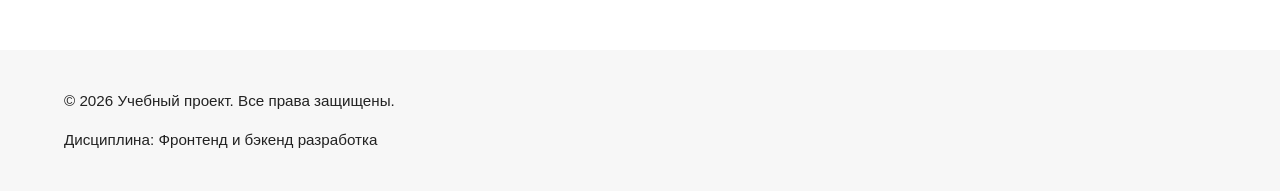
<file: order.html>
<!DOCTYPE html>

<html lang="ru">
<head>
<script defer="" src="js/main.js"></script>
<meta charset="utf-8"/>
<meta content="width=device-width, initial-scale=1.0" name="viewport"/>
<meta content="Форма заявки учебного интернет-магазина ForCats." name="description"/>
<title>Заявка — ForCats</title>
<link href="css/style.css" rel="stylesheet"/>
<meta content="website" property="og:type"/>
<meta content="Учебный интернет-магазин" property="og:title"/>
<meta content="Учебный frontend-проект интернет-магазина." property="og:description"/>
<link href="css/responsive.css" rel="stylesheet"/><script defer="True" src="js/order.js"></script><script defer="True" src="js/navigation.js"></script></head>
<body><a class="skip-link" href="#main-content">Перейти к содержимому</a><div class="chat-window" hidden="" id="chat-window">
<div class="chat-window__header">
<span class="chat-window__title">Чат с магазином</span>
<button aria-label="Закрыть чат" class="chat-window__close" id="chat-close" type="button">
        ✕
      </button>
</div>
<div class="chat-window__body">
<p class="chat-window__message chat-window__message--bot">
        Здравствуйте! Чем можем помочь?
      </p>
<p class="chat-window__message chat-window__message--user">
        Хочу узнать о доставке.
      </p>
<p class="chat-window__message chat-window__message--bot">
        Доставка по Москве — 1–2 дня, по России — 3–7 дней.
      </p>
</div>
<div class="chat-window__footer">
<p class="chat-window__note">Это учебный чат. Отправка сообщений не работает.</p>
</div>
</div><button aria-label="Открыть чат" class="chat-button" id="chat-toggle" type="button">
<img alt="" class="chat-button__icon" height="100" loading="lazy" src="images/chat-icon.png" width="100"/>
</button>
<header class="site-header">
<div class="site-header__inner">
<a class="site-header__logo" href="index.html">ForCats</a>
<button aria-controls="primary-navigation" aria-expanded="false" aria-label="Открыть меню" class="menu-toggle" id="menu-toggle" type="button"><span aria-hidden="true" class="menu-toggle__bars"><span></span><span></span><span></span></span><span class="menu-toggle__text">меню</span></button><nav aria-label="Основная навигация" class="site-nav" id="primary-navigation"><ul class="site-nav__list"><li class="site-nav__item"><a class="site-nav__link" href="index.html">Главная</a></li><li class="site-nav__item"><a class="site-nav__link" href="catalog.html">Каталог</a></li><li class="site-nav__item"><a class="site-nav__link" href="product.html">Товар</a></li><li class="site-nav__item"><a class="site-nav__link" href="about.html">О нас</a></li><li class="site-nav__item"><a class="site-nav__link" href="contacts.html">Контакты</a></li><li class="site-nav__item"><a aria-current="page" class="site-nav__link site-nav__link--active" href="order.html">Заявка</a></li></ul></nav>
</div>
</header>
<main id="main-content"><section class="section"><h1>Оформление заявки</h1><p>Заполните форму для связи с магазином ForCats. Это учебная форма, данные не отправляются.</p><form class="order-form order-form--page checkout" id="kr3-order-form" novalidate=""><h2>ваш заказ</h2><div class="checkout__grid"><div class="order-form__field"><label class="order-form__label" for="checkout-product">товар *</label><select class="order-form__select" id="checkout-product" name="product" required=""><option value="">выберите товар</option><option value="400">корм для котят — 400 ₽</option><option value="650">игрушка для кошек — 650 ₽</option><option value="890">лежанка — 890 ₽</option></select></div><div class="order-form__field"><label class="order-form__label" for="checkout-quantity">количество *</label><input class="order-form__input" id="checkout-quantity" max="20" min="1" name="quantity" required="" type="number" value="1"/></div></div><h2>контактные данные</h2><div class="checkout__grid"><div class="order-form__field"><label class="order-form__label" for="customer-name">имя *</label><input autocomplete="name" class="order-form__input" id="customer-name" minlength="2" name="name" placeholder="ваше имя" required=""/></div><div class="order-form__field"><label class="order-form__label" for="customer-email">e-mail *</label><input autocomplete="email" class="order-form__input" id="customer-email" name="email" placeholder="example@mail.ru" required="" type="email"/></div><div class="order-form__field"><label class="order-form__label" for="customer-phone">телефон *</label><input autocomplete="tel" class="order-form__input" id="customer-phone" minlength="10" name="phone" placeholder="+7 900 123-45-67" required="" type="tel"/></div><div class="order-form__field"><label class="order-form__label" for="checkout-delivery">способ получения *</label><select class="order-form__select" id="checkout-delivery" required=""><option value="pickup">самовывоз — бесплатно</option><option value="courier">доставка курьером — 250 ₽</option></select></div></div><div class="order-form__field"><label class="order-form__label" for="customer-comment">комментарий к заказу</label><textarea class="order-form__textarea" id="customer-comment" name="comment" placeholder="пожелания по заказу" rows="3"></textarea></div><div class="promo-box"><h2>есть промокод?</h2><p class="form-note">попробуйте <strong>MEOW10</strong> (−10%) или <strong>KITTY15</strong> (−15%)</p><div class="promo-box__controls"><label class="sr-only" for="promo-code">промокод</label><input autocomplete="off" class="order-form__input" id="promo-code" placeholder="введите промокод"/><button class="button button--secondary" id="apply-promo" type="button">применить</button></div><p aria-live="polite" id="promo-status" role="status"></p></div><div aria-live="polite" class="checkout__total"><div><span>товары</span><strong id="subtotal">0 ₽</strong></div><div><span>скидка</span><strong id="discount">0 ₽</strong></div><div><span>доставка</span><strong id="delivery-price">0 ₽</strong></div><div class="checkout__grand"><span>итого</span><strong id="grand-total">0 ₽</strong></div></div><label class="checkout__agree"><input id="checkout-agree" required="" type="checkbox"/> согласен(на) на обработку данных *</label><div class="order-form__actions"><button class="button button--primary" type="submit">оформить заявку</button></div><p class="form-note">это демонстрационная форма: оплата и отправка заказа не выполняются.</p><p aria-live="polite" id="order-status" role="status"></p></form></section></main>
<footer class="site-footer">
<div class="site-footer__inner">
<p>© 2026 Учебный проект. Все права защищены.</p>
<p>Дисциплина: Фронтенд и бэкенд разработка</p>
</div>
</footer>
</body>
</html>
</file>
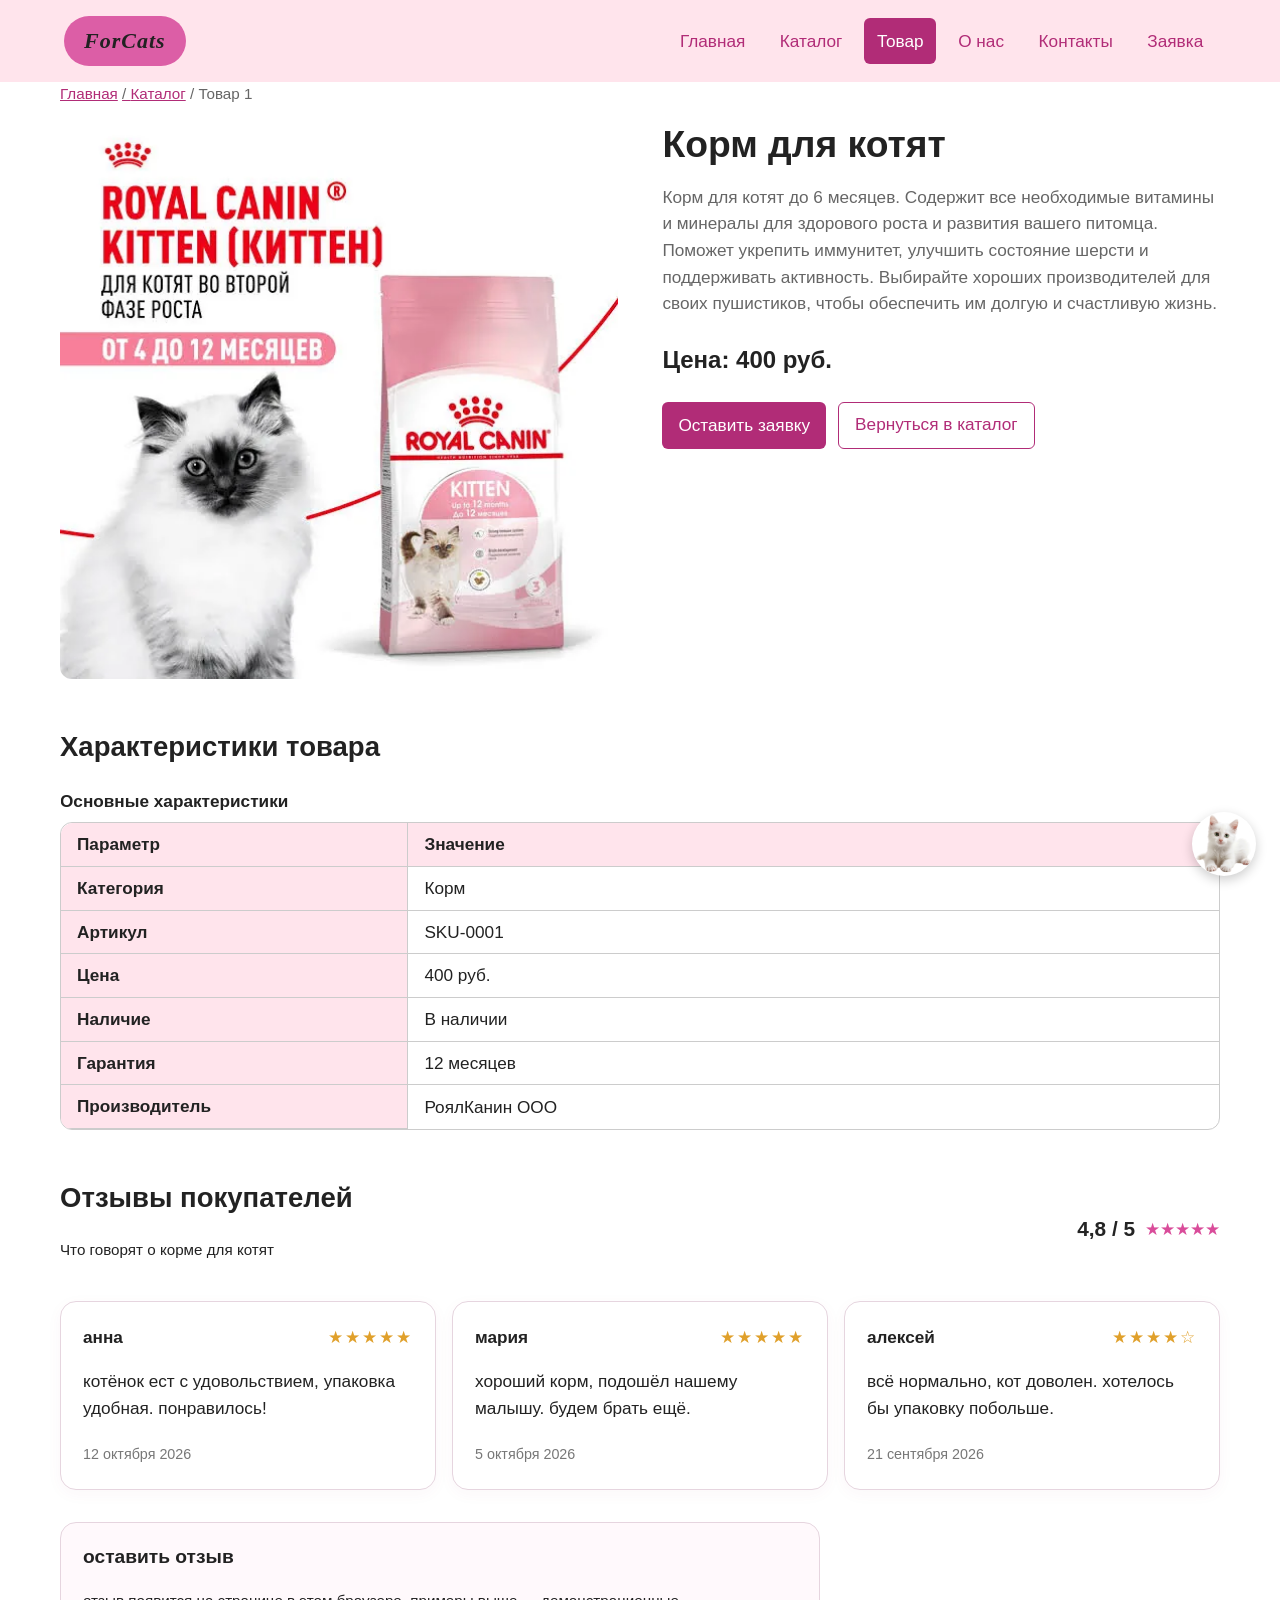
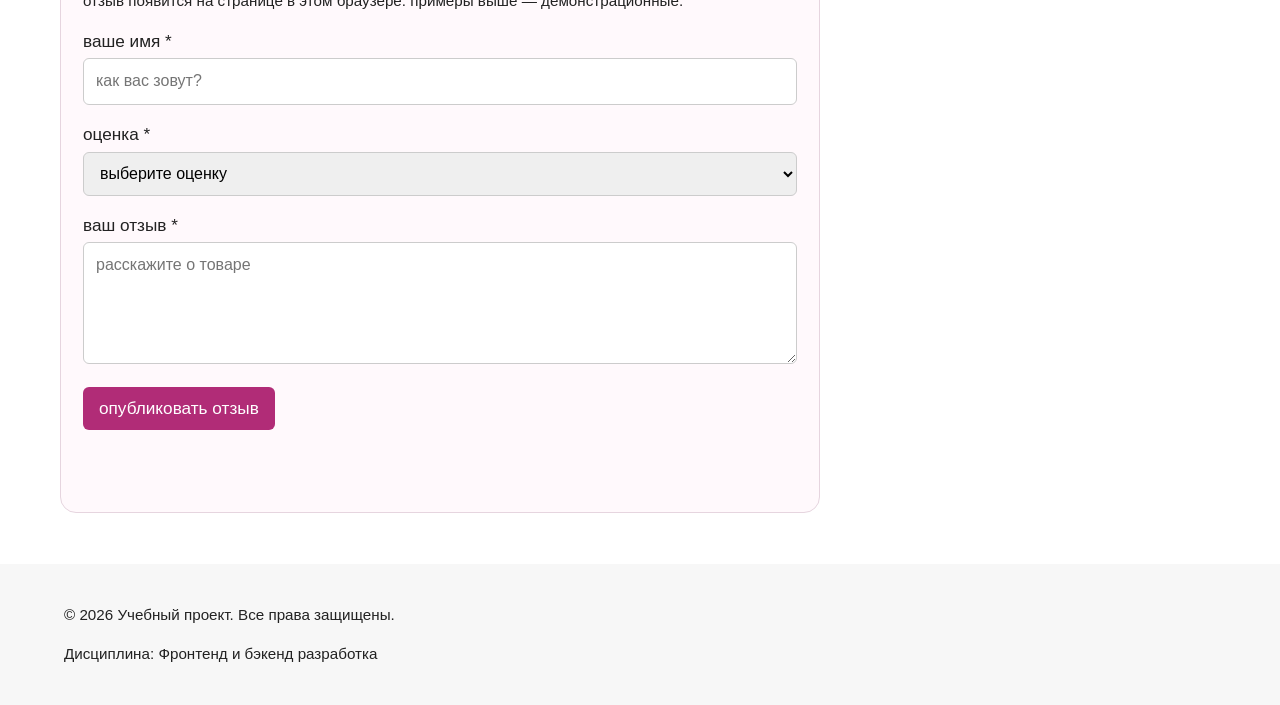
<file: product.html>
<!DOCTYPE html>

<html lang="ru">
<head>
<script defer="" src="js/main.js"></script>
<meta charset="utf-8"/>
<meta content="width=device-width, initial-scale=1.0" name="viewport"/>
<meta content="Карточка товара учебного интернет-магазина: описание, характеристики, цена и заявка." name="description"/>
<title>Товар 1 — Учебный интернет-магазин</title>
<link href="css/style.css" rel="stylesheet"/>
<meta content="website" property="og:type"/>
<meta content="Учебный интернет-магазин" property="og:title"/>
<meta content="Учебный frontend-проект интернет-магазина." property="og:description"/>
<link href="css/responsive.css" rel="stylesheet"/><script defer="True" src="js/reviews.js"></script><script defer="True" src="js/navigation.js"></script></head>
<body><a class="skip-link" href="#main-content">Перейти к содержимому</a><div class="chat-window" hidden="" id="chat-window">
<div class="chat-window__header">
<span class="chat-window__title">Чат с магазином</span>
<button aria-label="Закрыть чат" class="chat-window__close" id="chat-close" type="button">
        ✕
      </button>
</div>
<div class="chat-window__body">
<p class="chat-window__message chat-window__message--bot">
        Здравствуйте! Чем можем помочь?
      </p>
<p class="chat-window__message chat-window__message--user">
        Хочу узнать о доставке.
      </p>
<p class="chat-window__message chat-window__message--bot">
        Доставка по Москве — 1–2 дня, по России — 3–7 дней.
      </p>
</div>
<div class="chat-window__footer">
<p class="chat-window__note">Это учебный чат. Отправка сообщений не работает.</p>
</div>
</div><button aria-label="Открыть чат" class="chat-button" id="chat-toggle" type="button">
<img alt="" class="chat-button__icon" height="100" loading="lazy" src="images/chat-icon.png" width="100"/>
</button>
<header class="site-header">
<div class="site-header__inner">
<a class="site-header__logo" href="index.html">ForCats</a>
<button aria-controls="primary-navigation" aria-expanded="false" aria-label="Открыть меню" class="menu-toggle" id="menu-toggle" type="button"><span aria-hidden="true" class="menu-toggle__bars"><span></span><span></span><span></span></span><span class="menu-toggle__text">меню</span></button><nav aria-label="Основная навигация" class="site-nav" id="primary-navigation"><ul class="site-nav__list"><li class="site-nav__item"><a class="site-nav__link" href="index.html">Главная</a></li><li class="site-nav__item"><a class="site-nav__link" href="catalog.html">Каталог</a></li><li class="site-nav__item"><a aria-current="page" class="site-nav__link site-nav__link--active" href="product.html">Товар</a></li><li class="site-nav__item"><a class="site-nav__link" href="about.html">О нас</a></li><li class="site-nav__item"><a class="site-nav__link" href="contacts.html">Контакты</a></li><li class="site-nav__item"><a class="site-nav__link" href="order.html">Заявка</a></li></ul></nav>
</div>
</header>
<main id="main-content">
<nav aria-label="Хлебные крошки" class="breadcrumbs">
<a class="breadcrumbs__link" href="index.html">Главная</a>
<a class="breadcrumbs__link" href="catalog.html">Каталог</a>
<span class="breadcrumbs__current">Товар 1</span>
</nav>
<section class="section product-page">
<div class="product-page__layout">
<div class="product-page__media">
<img alt="Товар для кошек ForCats" class="product-page__image" decoding="async" height="450" loading="lazy" sizes="(max-width: 767px) calc(100vw - 32px), (max-width: 1100px) 44vw, 540px" src="images/photo2.jpeg" srcset="images/responsive/photo2-320.webp 320w, images/responsive/photo2-640.webp 640w, images/responsive/photo2-960.webp 960w" width="600"/>
</div>
<div class="product-page__info">
<h1 class="product-page__title">Корм для котят</h1>
<p class="product-page__description">
            Корм для котят до 6 месяцев. Содержит все необходимые витамины и минералы для здорового роста и развития вашего питомца.
            Поможет укрепить иммунитет, улучшить состояние шерсти и поддерживать активность.
            Выбирайте хороших производителей для своих пушистиков, чтобы обеспечить им долгую и счастливую жизнь.
          </p>
<p class="product-page__price">Цена: 400 руб.</p>
<div class="product-page__actions">
<button class="button button--primary product-card__button" data-product="Товар 1" type="button">
    Оставить заявку
  </button>
<a class="button button--secondary" href="catalog.html">
    Вернуться в каталог
  </a>
</div>
</div>
</div>
</section>
<section class="section">
<h2>Характеристики товара</h2>
<div aria-label="Характеристики товара (на широких экранах таблица прокручивается)" class="table-scroll" role="region" tabindex="0"><table class="product-table">
<caption>Основные характеристики</caption>
<thead>
<tr>
<th scope="col">Параметр</th>
<th scope="col">Значение</th>
</tr>
</thead>
<tbody>
<tr>
<th scope="row">Категория</th>
<td>Корм</td>
</tr>
<tr>
<th scope="row">Артикул</th>
<td>SKU-0001</td>
</tr>
<tr>
<th scope="row">Цена</th>
<td>400 руб.</td>
</tr>
<tr>
<th scope="row">Наличие</th>
<td>В наличии</td>
</tr>
<tr>
<th scope="row">Гарантия</th>
<td>12 месяцев</td>
</tr>
<tr>
<th scope="row">Производитель</th>
<td>РоялКанин ООО</td>
</tr>
</tbody>
</table></div>
</section>
<section aria-labelledby="reviews-heading" class="section reviews"><div class="reviews__heading"><div><h2 id="reviews-heading">Отзывы покупателей</h2><p class="reviews__subtitle">Что говорят о корме для котят</p></div><div class="reviews__score"><strong>4,8 / 5</strong><span aria-label="5 звёзд">★★★★★</span></div></div><div class="reviews__list" id="reviews-list"><article class="review-card"><div class="review-card__top"><strong>анна</strong><span aria-label="5 из 5" class="review-card__stars">★★★★★</span></div><p>котёнок ест с удовольствием, упаковка удобная. понравилось!</p><small>12 октября 2026</small></article><article class="review-card"><div class="review-card__top"><strong>мария</strong><span aria-label="5 из 5" class="review-card__stars">★★★★★</span></div><p>хороший корм, подошёл нашему малышу. будем брать ещё.</p><small>5 октября 2026</small></article><article class="review-card"><div class="review-card__top"><strong>алексей</strong><span aria-label="4 из 5" class="review-card__stars">★★★★☆</span></div><p>всё нормально, кот доволен. хотелось бы упаковку побольше.</p><small>21 сентября 2026</small></article></div><form class="review-form" id="review-form" novalidate=""><h3>оставить отзыв</h3><p class="form-note">отзыв появится на странице в этом браузере. примеры выше — демонстрационные.</p><div class="order-form__field"><label class="order-form__label" for="review-name">ваше имя *</label><input class="order-form__input" id="review-name" maxlength="40" name="name" placeholder="как вас зовут?" required=""/></div><div class="order-form__field"><label class="order-form__label" for="review-rating">оценка *</label><select class="order-form__select" id="review-rating" required=""><option value="">выберите оценку</option><option value="5">★★★★★ — отлично</option><option value="4">★★★★☆ — хорошо</option><option value="3">★★★☆☆ — нормально</option><option value="2">★★☆☆☆ — плохо</option><option value="1">★☆☆☆☆ — очень плохо</option></select></div><div class="order-form__field"><label class="order-form__label" for="review-text">ваш отзыв *</label><textarea class="order-form__textarea" id="review-text" maxlength="600" minlength="10" placeholder="расскажите о товаре" required="" rows="4"></textarea></div><button class="button button--primary" type="submit">опубликовать отзыв</button><p aria-live="polite" id="review-status" role="status"></p></form></section></main>
<footer class="site-footer">
<div class="site-footer__inner">
<p>© 2026 Учебный проект. Все права защищены.</p>
<p>Дисциплина: Фронтенд и бэкенд разработка</p>
</div>
</footer>
<dialog aria-labelledby="order-dialog-title" class="order-dialog" id="order-dialog">
<h2 class="order-dialog__title" id="order-dialog-title">Оформление заявки</h2>
<form action="#" class="order-form" id="order-form" method="post" novalidate="">
<input id="selected-product" name="selected-product" type="hidden"/>
<div class="order-form__field">
<label class="order-form__label" for="order-name">Имя</label>
<input autocomplete="given-name" class="order-form__input" id="order-name" minlength="2" name="name" placeholder="Введите ваше имя" required="" type="text"/>
</div>
<div class="order-form__field">
<label class="order-form__label" for="order-email">E-mail</label>
<input autocomplete="email" class="order-form__input" id="order-email" name="email" placeholder="example@mail.ru" required="" type="email"/>
</div>
<div class="order-form__field">
<label class="order-form__label" for="order-phone">Телефон</label>
<input class="order-form__input" id="order-phone" inputmode="tel" name="phone" pattern="^\+7 \(\d{3}\) \d{3}-\d{2}-\d{2}$" placeholder="+7 (900) 000-00-00" required="" type="tel"/>
<small class="order-form__hint">Формат: +7 (900) 000-00-00</small>
</div>
<div class="order-form__field">
<label class="order-form__label" for="order-date">Дата связи</label>
<input class="order-form__input" id="order-date" name="date" type="date"/>
</div>
<div class="order-form__field">
<label class="order-form__label" for="order-topic">Тема заявки</label>
<select class="order-form__select" id="order-topic" name="topic" required="">
<option value="">Выберите тему</option>
<option value="product">Заказ товара</option>
<option value="consultation">Консультация</option>
<option value="delivery">Доставка</option>
</select>
</div>
<div class="order-form__field">
<label class="order-form__label" for="order-comment">Комментарий</label>
<textarea class="order-form__textarea" id="order-comment" name="comment" placeholder="Укажите дополнительную информацию" rows="4"></textarea>
</div>
<div class="order-form__field">
<label class="order-form__label">
<input class="order-form__input" id="order-agreement" name="agreement" required="" type="checkbox"/>
          Я согласен на обработку данных
        </label>
</div>
<div class="order-form__actions">
<button class="button button--secondary" id="close-order-dialog" type="button">
          Закрыть
        </button>
<button class="button button--primary" type="submit">
          Отправить заявку
        </button>
</div>
</form>
</dialog>
<p class="success-message" hidden="" id="success-message">
    Форма успешно отправлена!
  </p>
<p class="success-message" hidden="" id="success-message">
    Форма успешно отправлена!
  </p>
</body>
</html>
</file>
<file: css/style.css>
/* ============================================================
   1. Переменные
   ============================================================ */
:root {
  /* Цвета */
  --color-header-bg: #ffe4ec;
  /* Контрастный оттенок для текста и кнопок (WCAG AA, практика №13).
     Оригинальный розовый цвет логотипа сохранён отдельно. */
  --color-primary: #b12c77;
  --color-brand-pink: #dc5ea6;
  --color-primary-dark: #860081;
  --color-white: #ffffff;
  --color-text: #222222;
  --color-bg: #ffffff;
  --color-surface: #f7f7f7;
  --color-border: #cccccc;
  --color-muted: #666666;
  --color-danger: #b00020;
  --color-success: #147a2a;
  --color-success-bg: #eefaf0;
  --color-info-bg: #ffeef6;
  --color-filters-bg: #ffeff6;

  /* Отступы */
  --space-xs: 4px;
  --space-sm: 8px;
  --space-md: 16px;
  --space-lg: 24px;
  --space-xl: 32px;

  /* Радиусы */
  --radius-sm: 6px;
  --radius-md: 12px;
  --radius-lg: 12px;

  /* Контейнер */
  --container-width: 1100px;
}

/* ============================================================
   2. Базовые стили
   ============================================================ */
* {
  box-sizing: border-box;
}

html {
  scroll-behavior: smooth;
}

body {
  margin: 0;
  font-family: Arial, sans-serif;
  line-height: 1.5;
  color: var(--color-text);
  background-color: var(--color-bg);

  min-height: 100vh;      
  display: flex;          
  flex-direction: column; 
}
main {
  flex: 1;   
}



/* ============================================================
   3. Общие элементы
   ============================================================ */
a,
button,
input,
select,
textarea {
  font: inherit;
}

button {
  cursor: pointer;
}

/* Кнопка — самостоятельный БЭМ-блок */
.button {
  display: inline-block;
  padding: var(--space-sm) var(--space-md);
  border: none;
  border-radius: var(--radius-sm);
  color: var(--color-white);
  background-color: var(--color-primary);
  text-decoration: none;
  text-align: center;
}

.button:hover {
  background-color: var(--color-primary-dark);
}

.button:focus-visible {
  outline: 2px solid var(--color-primary);
  outline-offset: 3px;
}

.button--primary {
  color: var(--color-white);
  background-color: var(--color-primary);
}

.button--primary:hover {
  background-color: var(--color-primary-dark);
}

.button--secondary {
  color: var(--color-primary);
  background-color: transparent;
  border: 1px solid var(--color-primary);
}

.button--secondary:hover {
  color: var(--color-white);
  background-color: var(--color-primary);
}

.button:disabled,
.button--disabled {
  opacity: 0.6;
  cursor: not-allowed;
}

/* ============================================================
   4. Компоненты страницы
   ============================================================ */

/* ---------- 4.1. Шапка сайта ---------- */
.site-header {
  position: sticky;
  top: 0;
  z-index: 50;
  background-color: var(--color-header-bg);
}

.site-header__inner {
  max-width: var(--container-width);
  margin: 0 auto;
  padding: var(--space-md) var(--space-lg);
  display: flex;
  align-items: center;
  justify-content: space-between;
  gap: var(--space-md);
}

.site-header__logo {
  display: inline-block;
  padding: 8px 20px;
  font-family: 'Georgia', 'Times New Roman', serif;
  font-size: 22px;
  font-weight: 700;
  font-style: italic;
  letter-spacing: 1px;
  color: var(--color-text);
  background-color: var(--color-brand-pink);
  border-radius: 30px;
  text-decoration: none;
  transition: transform 0.15s ease, background-color 0.15s ease;
}

.site-header__logo:hover {
  background-color: var(--color-primary-dark);
  color: var(--color-white);
  transform: scale(1.03);
}

/* ---------- 4.2. Навигация ---------- */
.site-nav__list {
  display: flex;
  flex-wrap: wrap;
  justify-content: center;
  align-items: center;
  gap: var(--space-md);
  padding: 0;
  margin: var(--space-md) 0 0;
  list-style: none;
}

.site-nav__item {
  /* зарезервировано для будущих стилей пункта */
}

.site-nav__link {
  display: inline-block;
  padding: var(--space-sm) var(--space-md);
  color: var(--color-primary);
  text-decoration: none;
  border-radius: var(--radius-sm);
}

.site-nav__link:hover {
  color: var(--color-white);
  background-color: var(--color-primary);
}

.site-nav__link:focus-visible {
  outline: 2px solid var(--color-primary);
  outline-offset: 3px;
}

.site-nav__link--active {
  color: var(--color-white);
  background-color: var(--color-primary);
}

/* ---------- 4.3. Хлебные крошки ---------- */
.breadcrumbs {
  max-width: var(--container-width);
  margin: 0 auto var(--space-md);
  font-size: 14px;
  color: var(--color-muted);
}

.breadcrumbs__link {
  color: var(--color-primary);
}

.breadcrumbs__link + .breadcrumbs__link::before,
.breadcrumbs__current::before {
  content: " / ";
  color: var(--color-muted);
}

/* ---------- 4.4. Первый экран ---------- */
.hero {
  position: relative;
  max-width: var(--container-width);
  margin: var(--space-xl) auto;
  padding: var(--space-xl) var(--space-lg);
  border-radius: var(--radius-md);
  text-align: center;
  overflow: hidden;

  background-image: url('../images/hero-cat.jpeg');
  background-repeat: no-repeat;
  background-position: center;
  background-size: cover;  
  background-color: var(--color-info-bg);
}
.hero::before {
  content: '';
  position: absolute;
  inset: 0;
  background-color: rgba(255, 228, 240, 0.6);
  z-index: 0;
}

.hero > * {
  position: relative;
  z-index: 1;
}
/* ---------- 4.5. Универсальный раздел ---------- */
.section {
  max-width: var(--container-width);
  margin: 0 auto var(--space-xl);
}

.section h2 {
  margin-top: 0;
}

/* ---------- 4.6. Информационный блок ---------- */
.aside-info {
  max-width: var(--container-width);
  margin: 0 auto var(--space-xl);
  padding: var(--space-md);
  border-left: 4px solid var(--color-primary);
  background-color: var(--color-surface);
}

/* ---------- 4.7. Сетка товаров ---------- */
.products-grid {
  display: grid;
  grid-template-columns: repeat(3, 1fr);
  gap: var(--space-md);
}

/* ---------- 4.8. Карточка товара ---------- */

.product-card__image {
  display: block;
  width: 100%;
  height: 180px;
  object-fit: cover;
  border-radius: var(--radius-sm);
  background-color: var(--color-surface);
}

.product-card {
  position: relative; /* ← контейнер для бейджа */
  display: flex;
  flex-direction: column;
  gap: var(--space-sm);
  margin-bottom: 0;
  padding: var(--space-md);
  border: 1px solid var(--color-border);
  border-radius: var(--radius-md);
  background-color: var(--color-bg);
}

.product-card:hover {
  border-color: var(--color-primary);
}

.product-card--featured {
  border-color: var(--color-primary);
}

.product-card--discount {
  border-color: var(--color-danger);
}

/* Бейдж — position: absolute относительно карточки */
.product-card__badge {
  position: absolute;
  top: var(--space-sm);
  right: var(--space-sm);
  padding: 4px 8px;
  color: var(--color-white);
  background-color: var(--color-danger);
  border-radius: var(--radius-sm);
  font-size: 12px;
  font-weight: 700;
  z-index: 1;
}

.product-card__badge--new {
  background-color: var(--color-success);
}

.product-card__title {
  margin: 0;
  color: var(--color-text);
}

.product-card__description {
  margin: 0;
  color: var(--color-muted);
}

.product-card__price {
  margin: 0;
  font-weight: 700;
}

.product-card--discount .product-card__price {
  color: var(--color-danger);
}

.product-card__button {
  margin-top: auto;
  align-self: flex-start;
}

/* ---------- 4.8.1. Страница товара ---------- */
.product-page__layout {
  display: grid;
  grid-template-columns: 1fr 1fr;
  gap: var(--space-xl);
  align-items: start;
}

.product-page__image {
  display: block;
  width: 100%;
  height: auto;
  border-radius: var(--radius-md);
  background-color: var(--color-surface);
}

.product-page__title {
  margin-top: 0;
  margin-bottom: var(--space-md);
}

.product-page__description {
  margin-bottom: var(--space-md);
  color: var(--color-muted);
}

.product-page__price {
  margin-bottom: var(--space-lg);
  font-size: 24px;
  font-weight: 700;
}

.product-page__actions {
  display: flex;
  flex-wrap: wrap;
  gap: var(--space-md);
}

/* ---------- 4.8.2. Таблица характеристик ---------- */
.product-table {
  width: 100%;
  border-collapse: separate;
  border-spacing: 0;
  border: 1px solid var(--color-border);
  border-radius: var(--radius-md);
  overflow: hidden;
  background-color: var(--color-bg);
}

.product-table caption {
  margin-bottom: var(--space-sm);
  font-weight: 700;
  text-align: left;
}

.product-table th,
.product-table td {
  padding: var(--space-sm) var(--space-md);
  text-align: left;
  border-bottom: 1px solid var(--color-border);
  border-right: 1px solid var(--color-border);
}

.product-table th:last-child,
.product-table td:last-child {
  border-right: none;
}

.product-table th {
  background-color: var(--color-header-bg);
  font-weight: 700;
}

.product-table tbody tr:last-child td {
  border-bottom: none;
}

.product-table thead tr:first-child th:first-child {
  border-top-left-radius: var(--radius-md);
}

.product-table thead tr:first-child th:last-child {
  border-top-right-radius: var(--radius-md);
}

.product-table tbody tr:last-child td:first-child {
  border-bottom-left-radius: var(--radius-md);
}

.product-table tbody tr:last-child td:last-child {
  border-bottom-right-radius: var(--radius-md);
}
.product-table th:first-child,
.product-table td:first-child {
  width: 30%;  
}

/* ---------- 4.9. Каталог ---------- */
.catalog-layout {
  max-width: var(--container-width);
  margin: 0 auto var(--space-xl);
  display: grid;
  grid-template-columns: 200px 1fr;
  grid-template-areas: "filters products";
  gap: var(--space-md);
}

.catalog-filters {
  grid-area: filters;
  padding: var(--space-md);
  border: 1px solid var(--color-border);
  border-radius: var(--radius-md);
  background-color: var(  --color-filters-bg);
}

.catalog-products {
  grid-area: products;
}

/* ---------- 4.10. Фильтры каталога ---------- */
.filters-form {
  display: grid;
  gap: var(--space-md);
}

.filters-form fieldset {
  margin: 0;
  padding: var(--space-md);
  border: 1px solid var(--color-border);
  border-radius: var(--radius-sm);
}

.filters-form legend {
  font-weight: 700;
}

.filters-form label {
  display: block;
  margin-bottom: var(--space-sm);
}

.filters-form input[type="number"] {
  width: 100%;
  padding: 8px 10px;
  border: 1px solid var(--color-border);
  border-radius: var(--radius-sm);
}

/* ---------- 4.11. Модальное окно ---------- */
.order-dialog {
  width: min(100% - 32px, 560px);
  padding: var(--space-lg);
  border: none;
  border-radius: var(--radius-lg);
}

.order-dialog::backdrop {
  background-color: rgba(0, 0, 0, 0.5);
}

.order-dialog__title {
  margin-top: 0;
}

/* ---------- 4.12. Форма заявки ---------- */
.order-form__field {
  margin-bottom: var(--space-md);
}

.order-form__label {
  display: block;
  margin-bottom: var(--space-xs);
}

.order-form__input,
.order-form__select,
.order-form__textarea {
  width: 100%;
  padding: 10px 12px;
  border: 1px solid var(--color-border);
  border-radius: var(--radius-sm);
}

.order-form__input[type="checkbox"] {
  width: auto;
}

.order-form__hint {
  display: block;
  margin-top: var(--space-xs);
  color: var(--color-muted);
}

.order-form__input:hover,
.order-form__select:hover,
.order-form__textarea:hover {
  border-color: var(--color-primary);
}

.order-form__input:focus-visible,
.order-form__select:focus-visible,
.order-form__textarea:focus-visible,
.order-form__actions button:focus-visible {
  outline: 2px solid var(--color-primary);
  outline-offset: 2px;
}

.order-form__input[aria-invalid="true"],
.order-form__select[aria-invalid="true"],
.order-form__textarea[aria-invalid="true"] {
  border-color: var(--color-danger);
}

.order-form__actions {
  display: flex;
  gap: var(--space-md);
  margin-top: var(--space-lg);
}

/* ---------- 4.12.1. Форма на странице order.html ---------- */
.order-page {
  max-width: 720px;
}

.order-form--page {
  padding: var(--space-lg);
  border: 1px solid var(--color-border);
  border-radius: var(--radius-md);
  background-color: var(--color-bg);
}

.order-form__row {
  display: grid;
  grid-template-columns: 1fr 1fr;
  gap: var(--space-md);
}

.order-form__required {
  color: var(--color-danger);
}

.order-form__field--checkbox {
  margin-bottom: var(--space-md);
}

.order-form__label--checkbox {
  display: flex;
  align-items: flex-start;
  gap: var(--space-sm);
  cursor: pointer;
}

.order-form__input--checkbox {
  width: auto;
  margin-top: 4px;
}

/* ---------- 4.13. Сообщение об успехе ---------- */
.success-message {
  max-width: var(--container-width);
  margin: var(--space-lg) auto;
  padding: var(--space-md);
  border-left: 4px solid var(--color-success);
  background-color: var(--color-success-bg);
}

/* ---------- 4.14. Подвал ---------- */
.site-footer {
  padding: var(--space-lg) 0;  
  background-color: var(--color-surface);
}

.site-footer__inner {
  max-width: var(--container-width);
  margin: 0 auto;
  padding: 0 var(--space-lg);  /* боковые отступы внутри */
}

/* ---------- 4.15. Блоки страницы «О нас» ---------- */
.about-values {
  display: grid;
  grid-template-columns: repeat(3, 1fr);
  gap: var(--space-lg);
}

.about-card {
  padding: var(--space-lg);
  border: 1px solid var(--color-border);
  border-radius: var(--radius-md);
  background-color: var(--color-bg);
}

.about-card__title {
  margin-top: 0;
  margin-bottom: var(--space-sm);
}

.about-card__text {
  margin: 0;
  color: var(--color-muted);
}

.about-stats {
  display: grid;
  grid-template-columns: repeat(3, 1fr);
  gap: var(--space-lg);
  padding: 0;
  margin: 0;
  list-style: none;
}

.about-stats__item {
  padding: var(--space-lg);
  text-align: center;
  border: 1px solid var(--color-border);
  border-radius: var(--radius-md);
  background-color: var(--color-surface);
}

.about-stats__value {
  display: block;
  font-size: 32px;
  font-weight: 700;
  color: var(--color-primary);
}

.about-stats__label {
  display: block;
  margin-top: var(--space-xs);
  font-size: 14px;
  color: var(--color-muted);
}

/* ---------- 4.16. Чат-виджет ---------- */
.chat-button {
  position: fixed;
  right: var(--space-lg);
  bottom: var(--space-lg);
  z-index: 100;
  width: 64px;
  height: 64px;
  padding: 0;
  border: none;
  border-radius: 50%;
  background-color: var(--color-bg);
  box-shadow: 0 4px 12px rgba(0, 0, 0, 0.2);
  cursor: pointer;
  overflow: hidden;
  transition: transform 0.15s ease;
}

.chat-button:hover {
  transform: scale(1.05);
}

.chat-button:focus-visible {
  outline: 2px solid var(--color-primary);
  outline-offset: 3px;
}

.chat-button__icon {
  display: block;
  width: 100%;
  height: 100%;
  object-fit: cover;
  border-radius: 50%;
}

.chat-window {
  position: fixed;
  right: var(--space-lg);
  bottom: calc(var(--space-lg) + 80px);
  z-index: 99;
  width: 320px;
  max-height: 420px;
  display: flex;
  flex-direction: column;
  border: 1px solid var(--color-border);
  border-radius: var(--radius-md);
  background-color: var(--color-bg);
  box-shadow: 0 8px 24px rgba(0, 0, 0, 0.15);
  overflow: hidden;
}

.chat-window[hidden] {
  display: none;
}

.chat-window__header {
  display: flex;
  align-items: center;
  justify-content: space-between;
  padding: var(--space-sm) var(--space-md);
  color: var(--color-white);
  background-color: var(--color-primary);
}

.chat-window__title {
  font-weight: 700;
}

.chat-window__close {
  padding: 0 6px;
  border: none;
  background: transparent;
  color: var(--color-white);
  font-size: 18px;
  line-height: 1;
  cursor: pointer;
}

.chat-window__body {
  flex: 1;
  padding: var(--space-md);
  display: flex;
  flex-direction: column;
  gap: var(--space-sm);
  overflow-y: auto;
}

.chat-window__message {
  max-width: 85%;
  margin: 0;
  padding: var(--space-sm) var(--space-md);
  border-radius: var(--radius-sm);
  font-size: 14px;
}

.chat-window__message--bot {
  align-self: flex-start;
  background-color: var(--color-surface);
  color: var(--color-text);
}

.chat-window__message--user {
  align-self: flex-end;
  color: var(--color-white);
  background-color: var(--color-primary);
}

.chat-window__footer {
  padding: var(--space-sm) var(--space-md);
  border-top: 1px solid var(--color-border);
  background-color: var(--color-surface);
}

.chat-window__note {
  margin: 0;
  font-size: 12px;
  color: var(--color-muted);
}

/* Кнопка на главной — во всю ширину карточки */
#popular .product-card__button {
  align-self: stretch;
  width: 100%;
  text-align: center;
}
.catalog-products .product-card__button {
  align-self: stretch;
  width: 100%;
  text-align: center;
  display: block;
}
</file>
<file: css/responsive.css>
*, *::before, *::after { box-sizing: border-box; }
html { scroll-behavior: smooth; scroll-padding-top: 100px; }
body { width: 100%; min-width: 0; max-width: 100%; overflow-wrap: break-word; }
main, .section, .catalog-products, .product-page__layout > *,
.catalog-layout, .products-grid, .checkout__grid, .reviews__list,
.product-card, .catalog-filters { min-width: 0; }
img, svg, video { max-width: 100%; height: auto; }

.skip-link {
  position: absolute; top: -100px; left: 12px; z-index: 1000;
  padding: 12px 18px; border: 2px solid #111; background: #fff; color: #111;
}
.skip-link:focus { top: 12px; }
:where(a, button, input, select, textarea, [tabindex]):focus-visible {
  outline: 3px solid #225bb5; outline-offset: 3px;
}

/* Плавные боковые отступы и ширина основных контейнеров */
:root { --page-gutter: clamp(16px, 3.5vw, 44px); }
.section, .catalog-layout, .breadcrumbs, .aside-info {
  width: calc(100% - 2 * var(--page-gutter));
  max-width: 1160px; margin-inline: auto;
}
.section, .aside-info, .catalog-layout { margin-bottom: clamp(28px, 4vw, 60px); }
.site-header__inner, .site-footer__inner {
  width: 100%; max-width: 1240px; margin-inline: auto;
  padding-inline: var(--page-gutter);
}
.site-header__inner { gap: 20px; }
.site-header__logo { flex-shrink: 0; }
.site-nav { min-width: 0; }
.site-nav__list { flex-wrap: nowrap; gap: clamp(2px, .7vw, 12px); margin: 0; }
.site-nav__link {
  display: inline-flex; align-items: center; min-height: 44px;
  padding: 10px clamp(9px, 1vw, 16px); white-space: nowrap;
}

/* Адаптивная типографика — clamp() (практика №12) */
:root {
  --font-body: clamp(1rem, .97rem + .14vw, 1.075rem);
  --font-small: clamp(.875rem, .85rem + .13vw, .95rem);
  --font-h1: clamp(1.75rem, 1.45rem + 1.1vw, 2.35rem);
  --font-h2: clamp(1.35rem, 1.2rem + .65vw, 1.75rem);
  --font-h3: clamp(1.05rem, 1rem + .25vw, 1.2rem);
}
body { font-size: var(--font-body); line-height: 1.55; }
h1, .hero h1, .product-page__title {
  font-size: var(--font-h1); line-height: 1.2; overflow-wrap: anywhere;
}
h2, .section h2, .checkout h2 { font-size: var(--font-h2); line-height: 1.25; }
h3, .product-card__title, .review-form h3, .about-card__title {
  font-size: var(--font-h3); line-height: 1.3;
}
.product-card__description, .breadcrumbs, .reviews__subtitle,
.form-note, .order-form__hint, .site-footer { font-size: var(--font-small); }

/* Карточки товаров — компактные, фотографии заполняют область */
.product-card { min-width: 0; padding: 16px; gap: 10px; align-self: stretch; }
.product-card__image {
    display: block;
    width: 100%;
    height: auto;
    aspect-ratio: 4 / 3;
    object-fit: cover;
    object-position: center;
    border-radius: var(--radius-sm);
    background: #fffafd;
}
.product-card__title {
  margin: 0; font-size: clamp(1.05rem, 1rem + .25vw, 1.2rem);
}
.product-card__description { margin: 0; line-height: 1.45; }
.product-card__price {
  margin: 2px 0; font-size: clamp(1.05rem, 1rem + .3vw, 1.3rem);
  line-height: 1.3;
}
.product-card__button {
  display: inline-flex; align-items: center; justify-content: center;
  align-self: stretch; min-height: 44px; margin-top: auto; padding: 10px 16px;
}
.products-grid { align-items: stretch; gap: clamp(14px, 1.7vw, 22px); }

/* Первый экран и страница товара */
.hero {
  display: flex; flex-direction: column; align-items: center; justify-content: center;
  gap: clamp(8px, 1.2vw, 18px);
  width: calc(100% - 2 * var(--page-gutter)); max-width: 1160px;
  min-height: clamp(230px, 29vw, 360px);
  margin: clamp(16px, 2.5vw, 32px) auto clamp(30px, 4vw, 56px);
  padding: clamp(32px, 6vw, 78px) var(--page-gutter);
}
.hero h1, .hero p { margin-inline: auto; }
.hero h1 { max-width: 22ch; }
.hero p { max-width: 62ch; }
.product-page__layout { gap: clamp(20px, 3.5vw, 48px); }
.product-page__actions { display: flex; flex-wrap: wrap; gap: 12px; }
.product-page__actions .button { min-height: 44px; }

/* Формы, таблицы и модальное окно */
.order-page { max-width: 900px; }
.order-form--page { padding: clamp(16px, 3vw, 36px); }
.order-form__input, .order-form__select, .order-form__textarea {
  width: 100%; max-width: 100%; min-width: 0; min-height: 44px; font-size: 16px;
}
.order-form__textarea { min-height: 110px; }
.table-wrapper, .table-scroll {
  width: 100%; max-width: 100%; overflow-x: auto;
  -webkit-overflow-scrolling: touch; overscroll-behavior-inline: contain;
}
.table-scroll .product-table { min-width: 540px; }
.order-dialog {
  width: min(100% - 32px, 560px); max-height: calc(100dvh - 24px); overflow: auto;
}
.chat-window { max-width: calc(100vw - 24px); }

/* Компоненты отзывов и заказа */
.reviews__heading, .review-card__top {
  display: flex; align-items: center; justify-content: space-between; flex-wrap: wrap; gap: 16px;
}
.reviews__score { display: flex; align-items: center; gap: 10px; color: #d94c9a; }
.reviews__score strong { color: #242424; font-size: 1.3rem; }
.reviews__list {
  display: grid; grid-template-columns: repeat(3, minmax(0, 1fr));
  gap: 16px; margin: 24px 0 32px;
}
.review-card, .review-form, .promo-box, .checkout__total {
  padding: 22px; border: 1px solid #e6d5df; border-radius: 16px; background: #fff;
}
.review-card { box-shadow: 0 4px 16px #a33a720a; }
.review-card p { line-height: 1.6; }
.review-card small { color: #777; }
.review-card__stars { color: #e0a02b; letter-spacing: 2px; }
.review-form { max-width: 760px; background: #fff9fc; }
.review-form h3 { margin-top: 0; }
.review-form .order-form__field { margin-bottom: 16px; }
.checkout h2 { margin: 12px 0 18px; font-size: 1.3rem; }
.checkout__grid { display: grid; grid-template-columns: repeat(2, minmax(0, 1fr)); gap: 12px 20px; }
.promo-box { margin: 26px 0; background: #fff5fa; }
.promo-box h2 { margin-top: 0; }
.promo-box__controls { display: flex; align-items: center; gap: 12px; }
.promo-box__controls input { flex: 1; }
.promo-box__controls button { flex-shrink: 0; }
.checkout__total { max-width: 500px; margin: 22px 0; background: #fdf8fb; }
.checkout__total > div { display: flex; justify-content: space-between; gap: 20px; padding: 9px 0; }
.checkout__grand { margin-top: 8px; border-top: 1px solid #e7cfdd; font-size: 1.25rem; }
.checkout__agree { display: flex; align-items: flex-start; gap: 10px; margin: 18px 0; }
.checkout__agree input { width: 20px; height: 20px; flex-shrink: 0; accent-color: #d94c9a; }
.sr-only {
  position: absolute; width: 1px; height: 1px; overflow: hidden;
  clip: rect(0, 0, 0, 0); white-space: nowrap;
}
#order-status, #promo-status, #review-status {
  min-height: 1.5em; color: #8d2864; font-weight: 600;
}

/* Планшеты: 768–1100 px */
@media (min-width: 768px) and (max-width: 1100px) {
  :root { --page-gutter: clamp(26px, 4vw, 48px); }
  .site-header__inner {
    flex-wrap: wrap; justify-content: center; gap: 12px 28px; padding-block: 16px;
  }
  .site-nav { width: 100%; }
  .site-nav__list { justify-content: center; flex-wrap: wrap; gap: 8px; }
  .products-grid, .about-values, .about-stats,
  .checkout__grid, .reviews__list { grid-template-columns: repeat(2, minmax(0, 1fr)); }
  .products-grid { gap: 20px; }
  .product-card { padding: 14px; gap: 9px; }
  .catalog-layout {
    grid-template-columns: minmax(175px, 210px) minmax(0, 1fr);
    gap: 24px; padding: 0;
  }
  .product-page__layout { grid-template-columns: repeat(2, minmax(0, 1fr)); gap: 26px; }
  .hero { min-height: 280px; }
}

/* Телефоны: до 767 px */
@media (max-width: 767px) {
  :root { --page-gutter: clamp(16px, 4.5vw, 28px); }
  .site-header__inner {
    display: flex; flex-direction: row; flex-wrap: wrap; align-items: center;
    justify-content: space-between; gap: 0; padding-block: 12px;
  }
  .site-header__logo { padding: 8px 18px; font-size: 21px; }
  .menu-toggle {
    display: inline-flex; align-items: center; gap: 10px; min-height: 44px;
    padding: 10px 14px; border: 1px solid #b93a7f; border-radius: 12px;
    background: #fff; color: #802054; font: inherit; font-weight: 700; cursor: pointer;
  }
  .menu-toggle__bars { display: grid; gap: 4px; }
  .menu-toggle__bars span {
    display: block; width: 22px; height: 2px; border-radius: 2px; background: currentColor;
  }
  .site-nav { display: none; width: 100%; flex-basis: 100%; overflow: visible; padding-top: 12px; }
  .site-nav.site-nav--open { display: block; }
  .site-nav__list {
    display: grid; grid-template-columns: 1fr; justify-items: stretch; gap: 5px;
    margin: 0; padding: 8px 0 4px; border-top: 1px solid #e7b6ce;
  }
  .site-nav__link {
    display: flex; width: 100%; justify-content: flex-start;
    padding: 12px 16px; white-space: normal;
  }
  .section, .catalog-layout, .breadcrumbs, .aside-info {
    width: calc(100% - 2 * var(--page-gutter));
  }
  .hero { min-height: 220px; padding: 36px var(--page-gutter); }
  .products-grid { grid-template-columns: repeat(2, minmax(0, 1fr)); gap: 14px; }
  .product-card { padding: 13px; gap: 9px; }
  .catalog-layout {
    grid-template-columns: minmax(0, 1fr);
    grid-template-areas: "filters" "products"; gap: 20px;
  }
  .product-page__layout { grid-template-columns: minmax(0, 1fr); }
  .product-page__actions .button { flex: 1 1 180px; }
  .checkout__grid, .order-form__row { grid-template-columns: minmax(0, 1fr); gap: 14px; }
  .reviews__list { grid-template-columns: 1fr; gap: 14px; }
  .review-card, .review-form, .promo-box, .checkout__total { padding: 16px; }
  .promo-box__controls { flex-wrap: wrap; }
  .promo-box__controls button { width: 100%; }
  .checkout__total { max-width: none; }
  .order-form__actions .button { min-height: 46px; }
  .site-footer__inner { padding-inline: var(--page-gutter); }
  .chat-window {
    right: 12px; bottom: 80px; width: min(340px, calc(100vw - 24px)); max-height: 60dvh;
  }
  .chat-button { right: 12px; bottom: 12px; width: 56px; height: 56px; }
}

/* Узкие телефоны: до 479 px */
@media (max-width: 479px) {
  .products-grid, .about-values, .about-stats { grid-template-columns: minmax(0, 1fr); }
  .product-card { padding: 14px; }
  .product-card__title, .product-card__price { font-size: 1.08rem; }
  .site-nav__list { justify-content: flex-start; }
  .product-page__actions .button, .order-form__actions .button {
    width: 100%; flex-basis: 100%;
  }
  .promo-box__controls { display: grid; grid-template-columns: minmax(0, 1fr); }
  .checkout__total > div { gap: 10px; }
}

/* Практика №13: учитываем предпочтение уменьшения анимации */
@media (prefers-reduced-motion: reduce) {
  html { scroll-behavior: auto; }
  *, *::before, *::after {
    animation-duration: .01ms !important; transition-duration: .01ms !important;
  }
}

/* Практика №12 — Mobile First: мобильная сетка базовая, затем расширяется. */
.menu-toggle { display: none; }
.products-grid { grid-template-columns: minmax(0, 1fr); }
.catalog-layout { grid-template-columns: minmax(0, 1fr); grid-template-areas: "filters" "products"; }
.order-form__row { grid-template-columns: minmax(0, 1fr); }
@media (min-width: 480px) {
  .products-grid { grid-template-columns: repeat(2, minmax(0, 1fr)); }
}
@media (min-width: 768px) {
  .site-nav { display: block; }
  .catalog-layout { grid-template-columns: minmax(175px, 210px) minmax(0, 1fr); grid-template-areas: "filters products"; }
  .order-form__row { grid-template-columns: repeat(2, minmax(0, 1fr)); }
}
@media (min-width: 1024px) {
  .products-grid { grid-template-columns: repeat(3, minmax(0, 1fr)); }
}
@media (max-width: 767px) {
  .menu-toggle { display: inline-flex; }
  .site-nav { display: none; }
  .site-nav.site-nav--open { display: block; }
}
/* Практика №13 — доступность: читаемость, фокус и мобильная таблица-карточки. */
:focus-visible { outline: 3px solid #225bb5; outline-offset: 3px; }
@media (max-width: 639px) {
  .table-scroll { overflow: visible; }
  .product-table { display: block; width: 100%; min-width: 0 !important; border-collapse: separate; }
  .product-table thead { position: absolute; width: 1px; height: 1px; overflow: hidden; clip-path: inset(50%); white-space: nowrap; }
  .product-table tbody { display: grid; gap: 12px; }
  .product-table tbody tr { display: grid; grid-template-columns: minmax(0, 1fr); border: 1px solid #e6d5df; border-radius: 12px; background: #fff; padding: 10px 14px; }
  .product-table tbody th, .product-table tbody td { display: block; width: 100% !important; padding: 4px 0; border: 0; text-align: left; overflow-wrap: anywhere; }
  .product-table tbody th { color: #66344d; font-weight: 700; }
}
</file>
